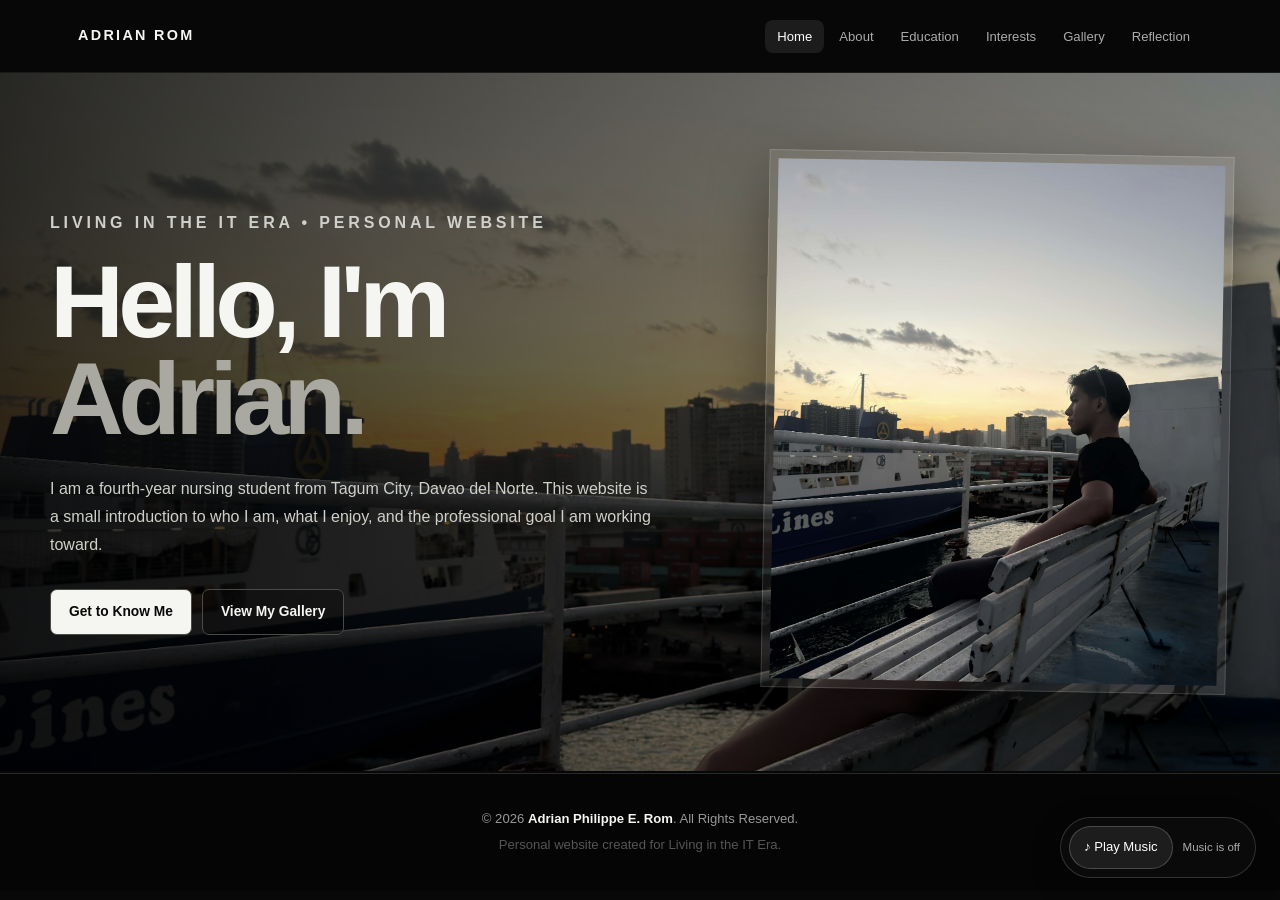
<file: index.html>
<!DOCTYPE html>
<html lang="en">
<head>
  <meta charset="UTF-8">
  <meta name="viewport" content="width=device-width, initial-scale=1.0">
  <meta name="description" content="Personal website of Adrian Philippe E. Rom, a fourth-year nursing student.">
  <title>Home | Adrian Philippe E. Rom</title>
  <link rel="stylesheet" href="style.css">
</head>
<body class="site-shell">
<header class="site-header">
  <nav class="navbar" aria-label="Main navigation">
    <a class="logo" href="index.html" data-page="home.html">ADRIAN ROM</a>
    <ul class="nav-links">
      <li><a href="index.html" data-page="home.html">Home</a></li>
      <li><a href="about.html" data-page="about.html">About</a></li>
      <li><a href="resume.html" data-page="resume.html">Education</a></li>
      <li><a href="services.html" data-page="services.html">Interests</a></li>
      <li><a href="gallery.html" data-page="gallery.html">Gallery</a></li>
      <li><a href="testi.html" data-page="testi.html">Reflection</a></li>
    </ul>
  </nav>
</header>

<div class="music-bar" aria-label="Background music controls">
  <audio id="backgroundMusic" loop preload="auto">
  <source src="music/End of August.mp3" type="audio/mpeg">
  </audio>
  <button id="musicButton" type="button" aria-label="Play background music" aria-pressed="false">♪ Play Music</button>
  <span id="musicStatus">Music is off</span>
</div>

<main class="page-frame">
  <iframe id="pageFrame" title="Website content" src="home.html"></iframe>
</main>

<footer class="footer">
  <p>&copy; <span data-year></span> <strong>Adrian Philippe E. Rom</strong>. All Rights Reserved.</p>
  <p>Personal website created for Living in the IT Era.</p>
</footer>
<script src="script.js"></script>
</body>
</html>
</file>
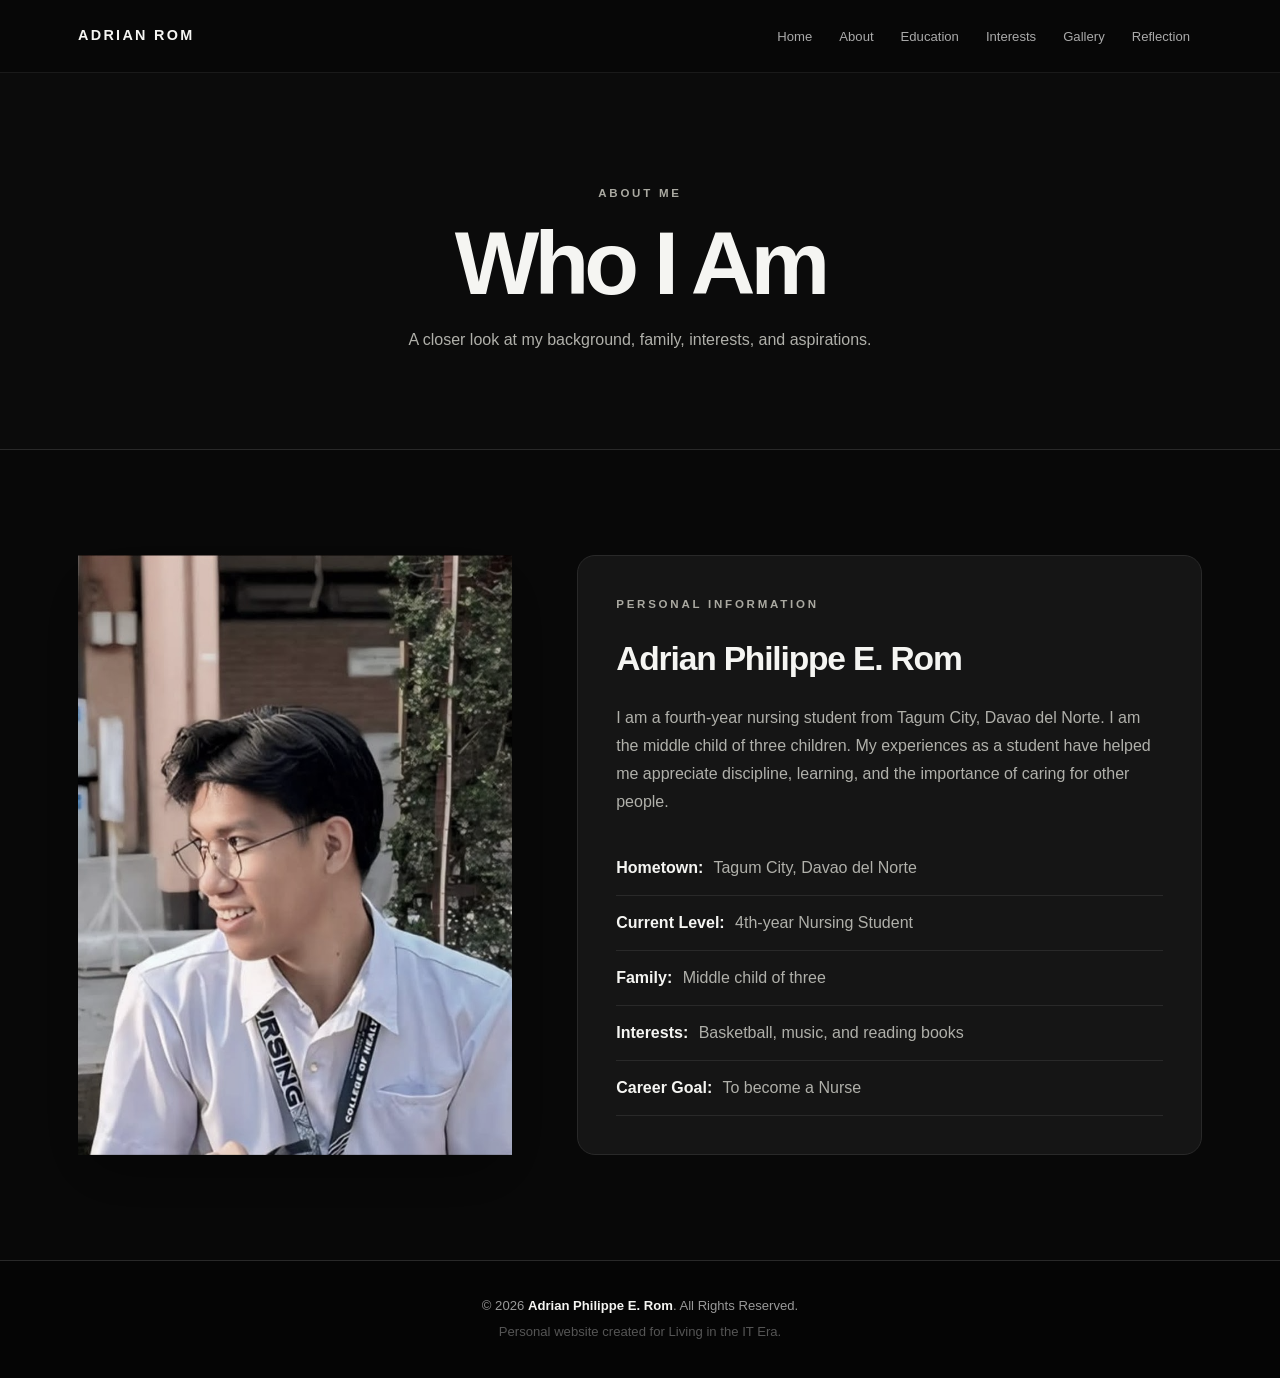
<file: about.html>
<!DOCTYPE html>
<html lang="en">
<head>
  <meta charset="UTF-8">
  <meta name="viewport" content="width=device-width, initial-scale=1.0">
  <meta name="description" content="Personal website of Adrian Philippe E. Rom, a fourth-year nursing student.">
  <title>About | Adrian Philippe E. Rom</title>
  <link rel="stylesheet" href="style.css">
</head>
<body>
<header class="site-header">
  <nav class="navbar" aria-label="Main navigation">
    <a class="logo" href="index.html">ADRIAN ROM</a>
    <ul class="nav-links">
      <li><a href="index.html">Home</a></li>
      <li><a href="about.html">About</a></li>
      <li><a href="resume.html">Education</a></li>
      <li><a href="services.html">Interests</a></li>
      <li><a href="gallery.html">Gallery</a></li>
      <li><a href="testi.html">Reflection</a></li>
    </ul>
  </nav>
</header>

<main>
<section class="page-hero">
  <p class="eyebrow">About Me</p>
  <h1>Who I Am</h1>
  <p>A closer look at my background, family, interests, and aspirations.</p>
</section>
<section class="section">
  <div class="about-grid">
    <img class="about-photo" src="PHOTOS/adrian-about.jpg" alt="Adrian smiling outdoors">
    <div class="info-card">
      <p class="eyebrow">Personal Information</p>
      <h2>Adrian Philippe E. Rom</h2>
      <p>I am a fourth-year nursing student from Tagum City, Davao del Norte. I am the middle child of three children. My experiences as a student have helped me appreciate discipline, learning, and the importance of caring for other people.</p>
      <ul class="info-list">
        <li><strong>Hometown:</strong> Tagum City, Davao del Norte</li>
        <li><strong>Current Level:</strong> 4th-year Nursing Student</li>
        <li><strong>Family:</strong> Middle child of three</li>
        <li><strong>Interests:</strong> Basketball, music, and reading books</li>
        <li><strong>Career Goal:</strong> To become a Nurse</li>
      </ul>
    </div>
  </div>
</section>
</main>

<footer class="footer">
  <p>&copy; <span data-year></span> <strong>Adrian Philippe E. Rom</strong>. All Rights Reserved.</p>
  <p>Personal website created for Living in the IT Era.</p>
</footer>
<script src="script.js"></script>
</body>
</html>
</file>
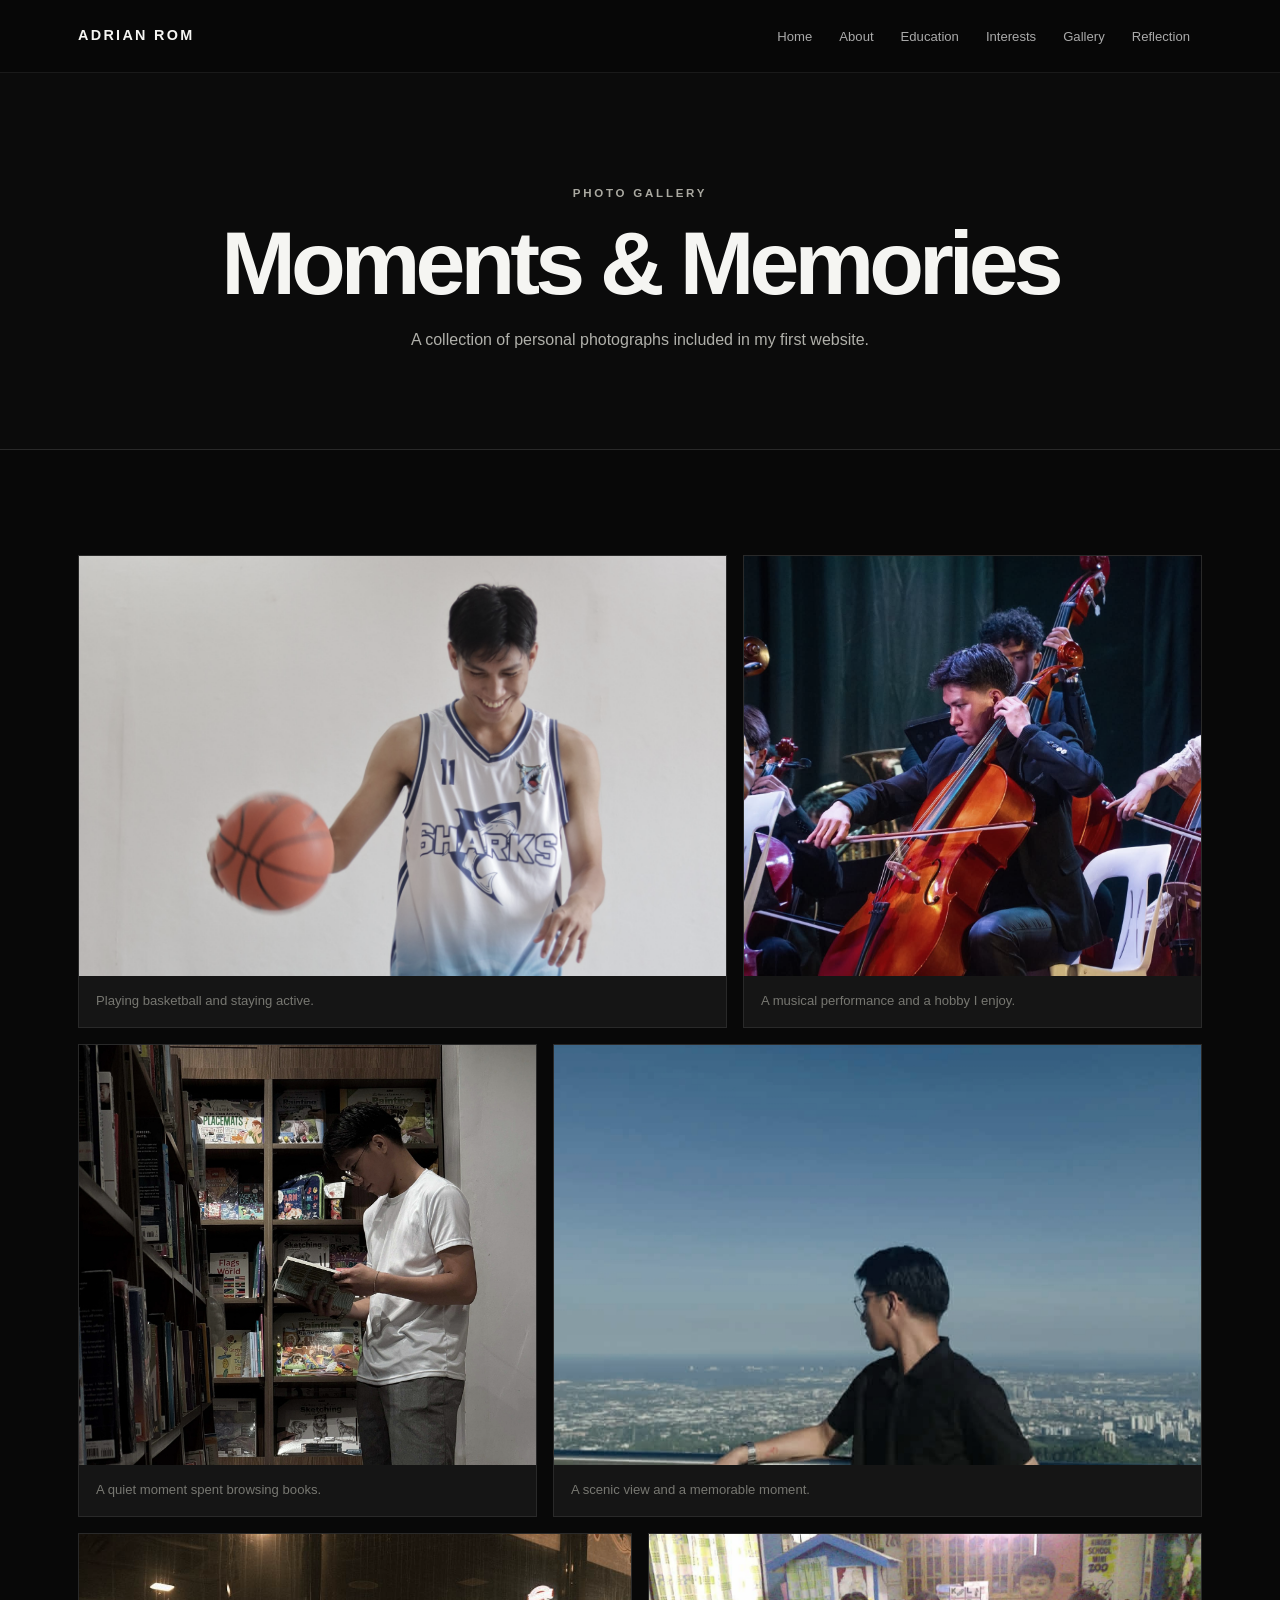
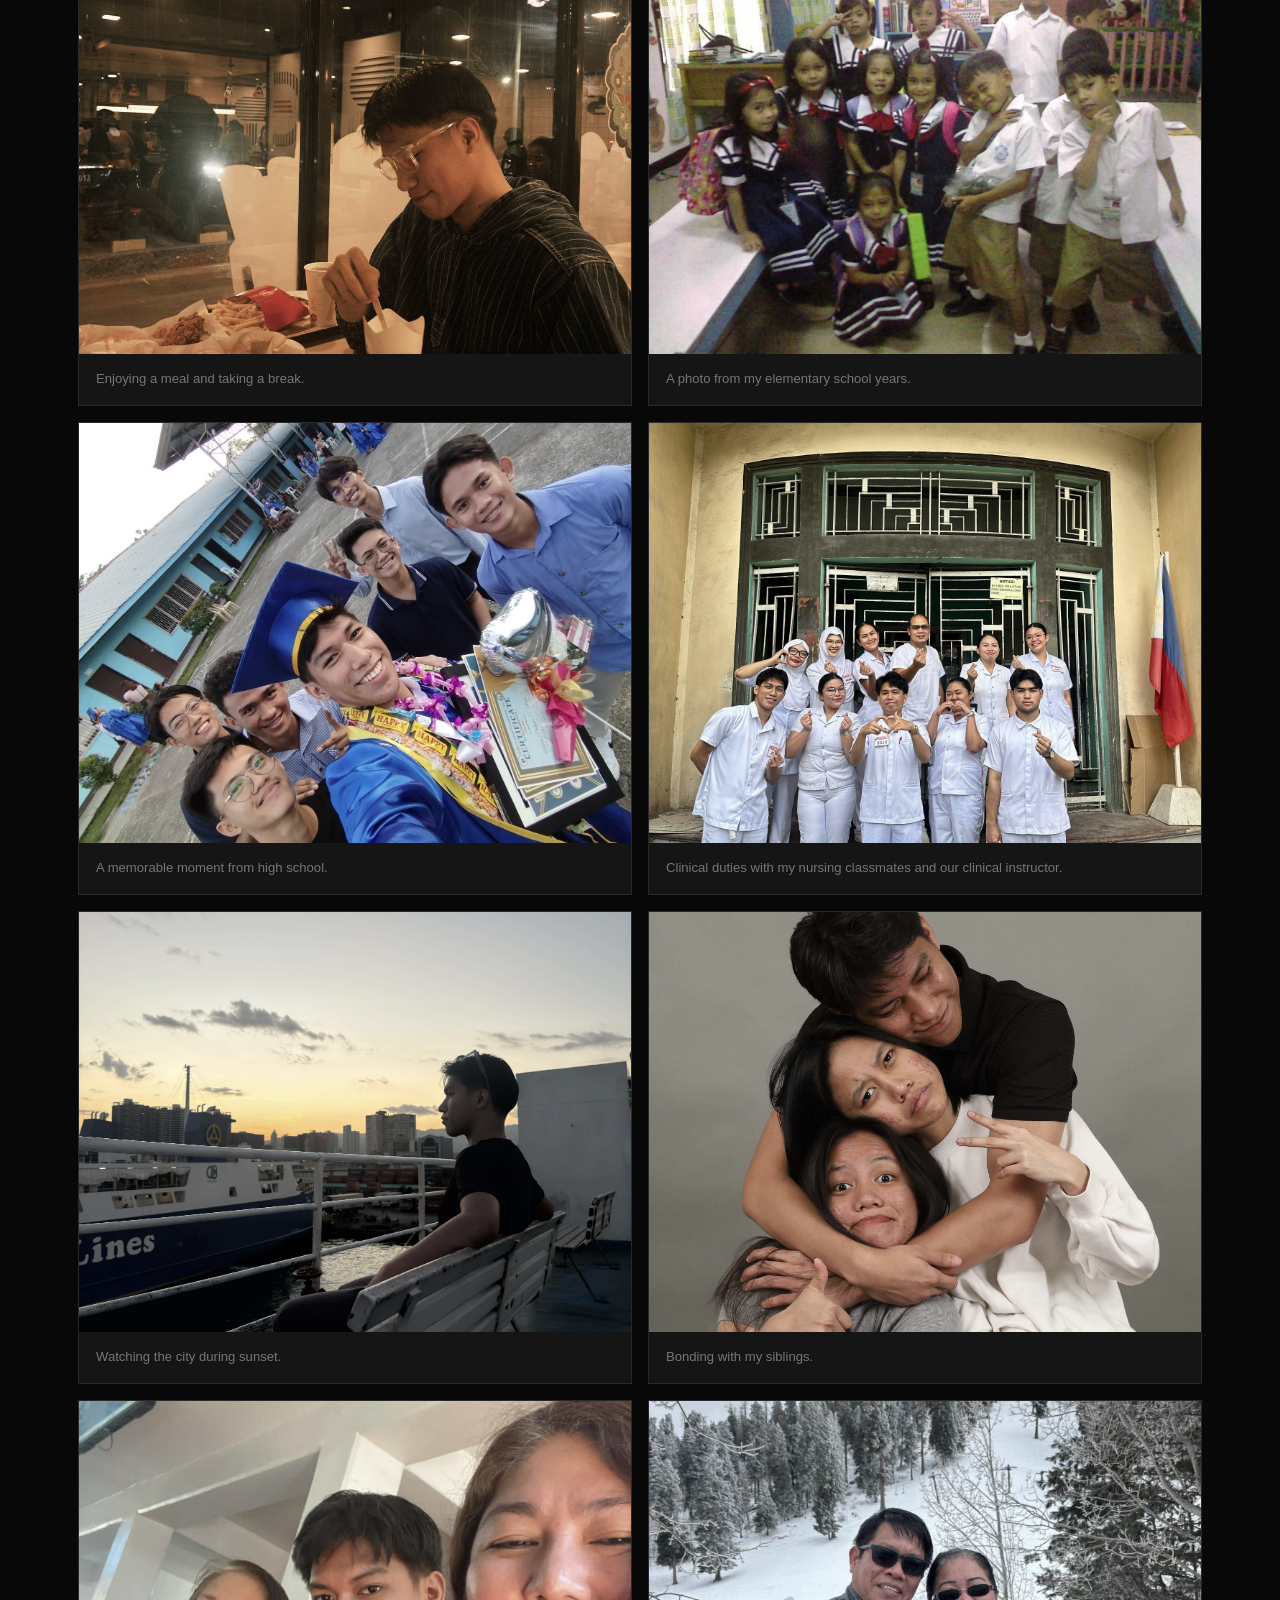
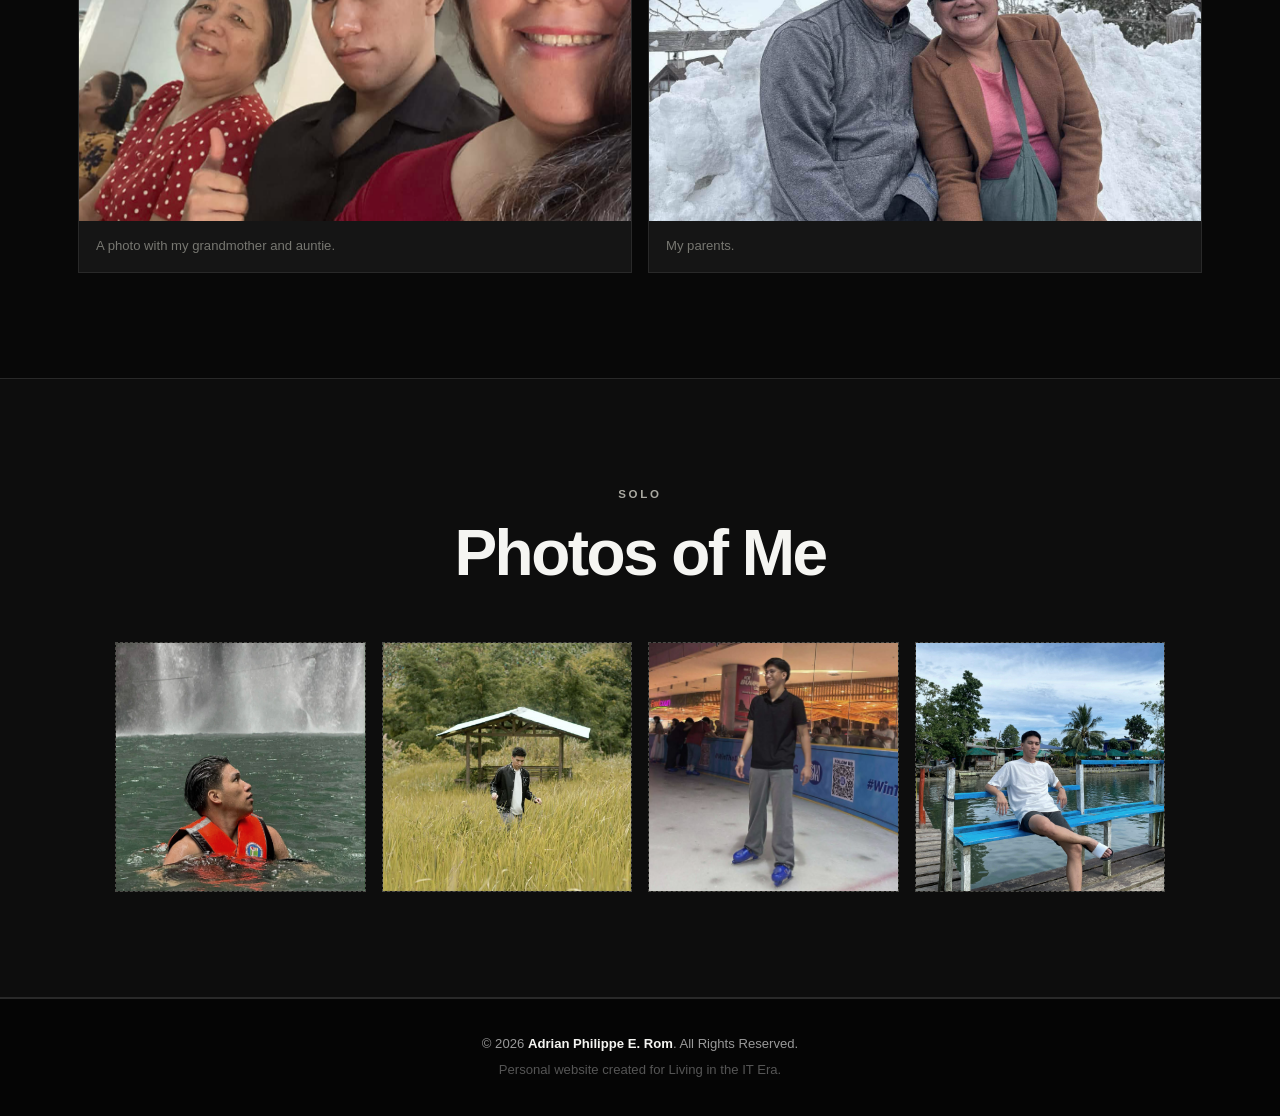
<file: gallery.html>
<!DOCTYPE html>
<html lang="en">
<head>
  <meta charset="UTF-8">
  <meta name="viewport" content="width=device-width, initial-scale=1.0">
  <meta name="description" content="Personal website of Adrian Philippe E. Rom, a fourth-year nursing student.">
  <title>Gallery | Adrian Philippe E. Rom</title>
  <link rel="stylesheet" href="style.css">
</head>
<body>
<header class="site-header">
  <nav class="navbar" aria-label="Main navigation">
    <a class="logo" href="index.html">ADRIAN ROM</a>
    <ul class="nav-links">
      <li><a href="index.html">Home</a></li>
      <li><a href="about.html">About</a></li>
      <li><a href="resume.html">Education</a></li>
      <li><a href="services.html">Interests</a></li>
      <li><a href="gallery.html">Gallery</a></li>
      <li><a href="testi.html">Reflection</a></li>
    </ul>
  </nav>
</header>

<main>
<section class="page-hero">
  <p class="eyebrow">Photo Gallery</p>
  <h1>Moments & Memories</h1>
  <p>A collection of personal photographs included in my first website.</p>
</section>
<section class="section">
  
<div class="gallery">
  <figure>
    <img src="PHOTOS/adrian-basketball.jpg" alt="Adrian playing basketball">
    <figcaption>Playing basketball and staying active.</figcaption>
  </figure>

  <figure>
    <img src="PHOTOS/adrian-music.jpg" alt="Adrian playing the cello with an orchestra">
    <figcaption>A musical performance and a hobby I enjoy.</figcaption>
  </figure>

  <figure>
    <img src="PHOTOS/adrian-reading.jpg" alt="Adrian reading in a bookstore">
    <figcaption>A quiet moment spent browsing books.</figcaption>
  </figure>

  <figure>
    <img src="PHOTOS/adrian-view.jpg" alt="Adrian at a scenic viewpoint">
    <figcaption>A scenic view and a memorable moment.</figcaption>
  </figure>

  <figure>
    <img src="PHOTOS/adrian-food.jpg" alt="Adrian having a meal">
    <figcaption>Enjoying a meal and taking a break.</figcaption>
  </figure>

  <figure>
    <img src="PHOTOS/adrian-elementary.jpg" alt="Adrian with classmates during elementary school">
    <figcaption>A photo from my elementary school years.</figcaption>
  </figure>

  <figure>
    <img src="PHOTOS/adrian-highschool.jpg" alt="Adrian celebrating graduation with friends in high school">
    <figcaption>A memorable moment from high school.</figcaption>
  </figure>

  <figure>
    <img src="PHOTOS/adrian-college.jpg" alt="Adrian with nursing classmates during college">
    <figcaption>Clinical duties with my nursing classmates and our clinical instructor.</figcaption>
  </figure>

  <figure>
    <img src="PHOTOS/adrian-sunset.jpg" alt="Adrian during sunset">
    <figcaption>Watching the city during sunset.</figcaption>
  </figure>

  <!-- Family Photos -->

  <figure>
    <img src="PHOTOS/adrian-siblings.jpg" alt="Adrian with his siblings">
    <figcaption>Bonding with my siblings.</figcaption>
  </figure>

  <figure>
    <img src="PHOTOS/adrian-grandma&auntie.jpg" alt="Adrian with his grandmother and auntie">
    <figcaption>A photo with my grandmother and auntie.</figcaption>
  </figure>

  <figure>
    <img src="PHOTOS/adrian-parents.jpg" alt="Adrian with his parents">
    <figcaption>My parents.</figcaption>
  </figure>
</div>

</section>

<section class="section alt">
  <div class="section-title">
    <p class="eyebrow">Solo</p>
    <h2>Photos of Me</h2>
  </div>
  <div class="solo-photo-grid" aria-label="Solo photo gallery">
    <div class="solo-photo-slot"><img src="PHOTOS/SOLO PHOTO 1.jpg" data-photo-fallback alt="Solo photo 1"><span>PHOTO 1</span></div>
    <div class="solo-photo-slot"><img src="PHOTOS/SOLO PHOTO 2.jpg" data-photo-fallback alt="Solo photo 2"><span>PHOTO 2</span></div>
    <div class="solo-photo-slot"><img src="PHOTOS/SOLO PHOTO 3.jpg" data-photo-fallback alt="Solo photo 3"><span>PHOTO 3</span></div>
    <div class="solo-photo-slot"><img src="PHOTOS/SOLO PHOTO 4.jpg" data-photo-fallback alt="Solo photo 4"><span>PHOTO 4</span></div>
  </div>
</section>
</main>

<footer class="footer">
  <p>&copy; <span data-year></span> <strong>Adrian Philippe E. Rom</strong>. All Rights Reserved.</p>
  <p>Personal website created for Living in the IT Era.</p>
</footer>
<script src="script.js"></script>
</body>
</html>
</file>
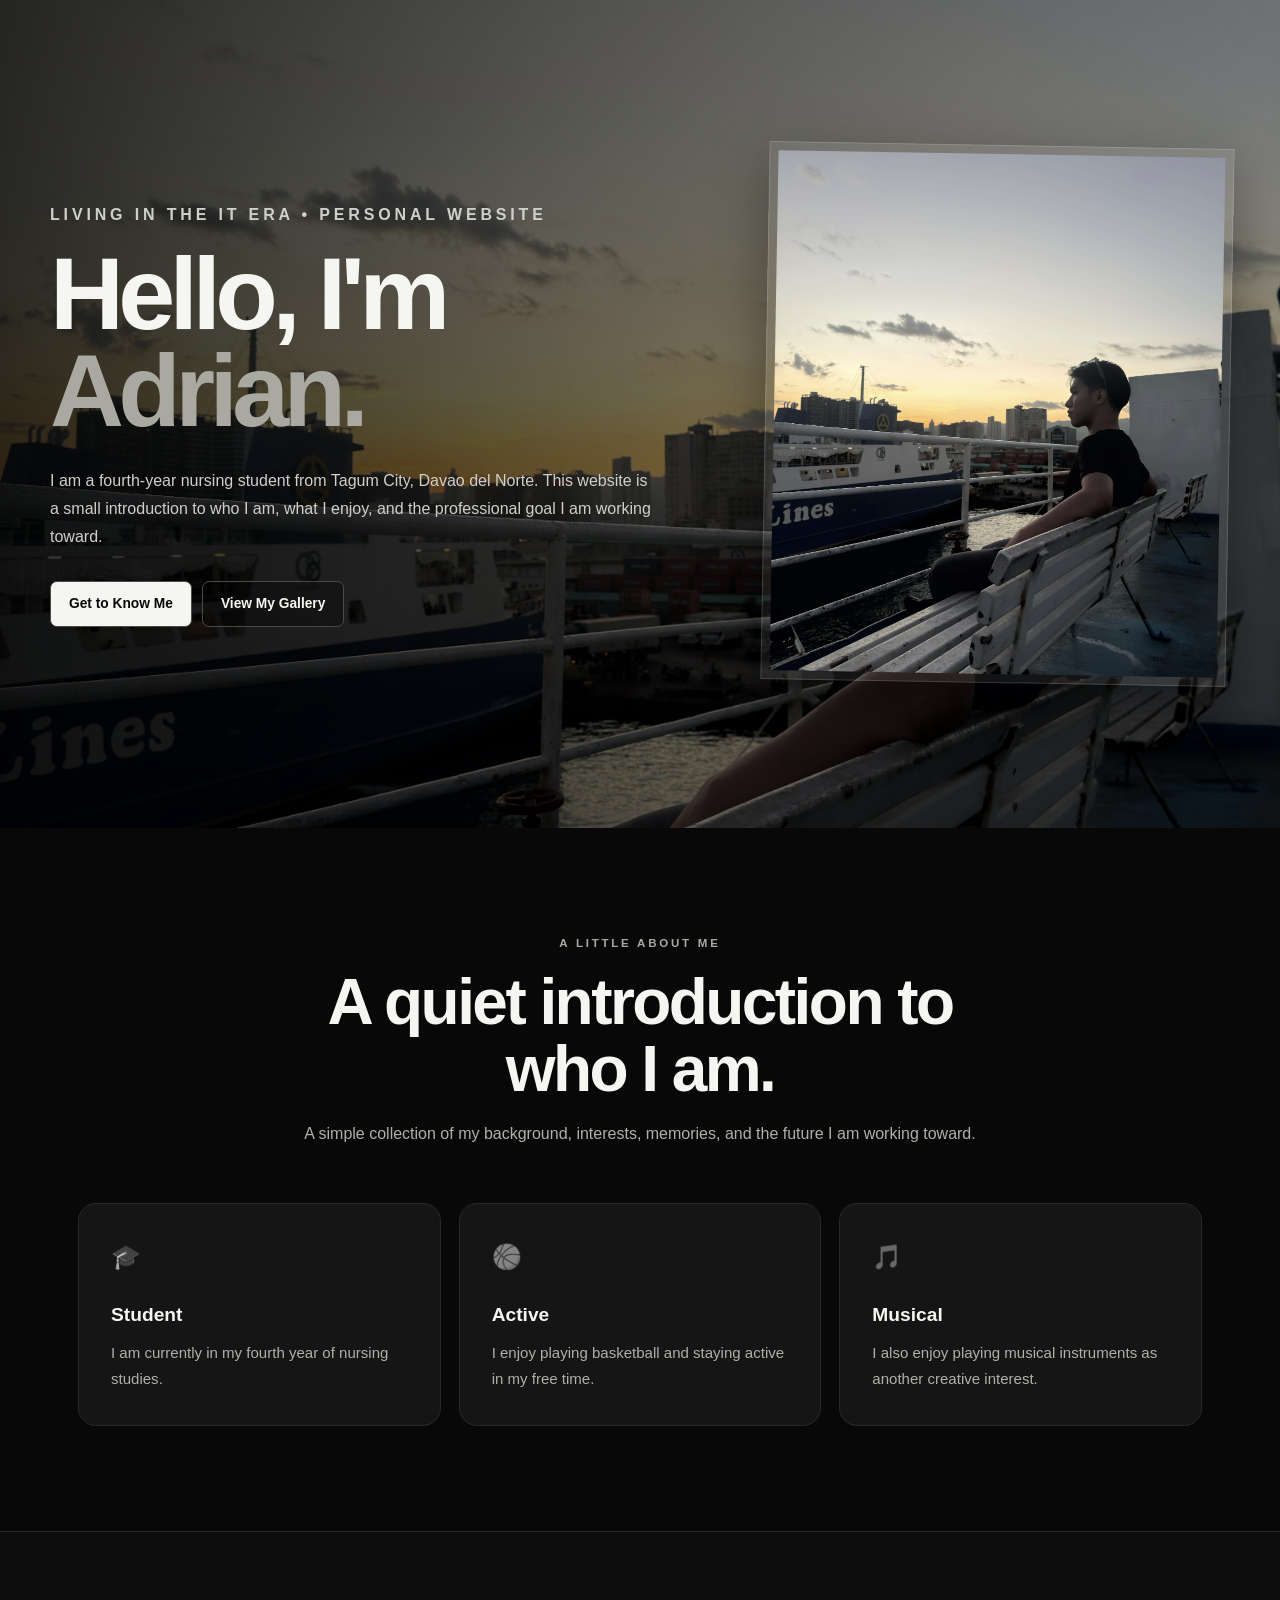
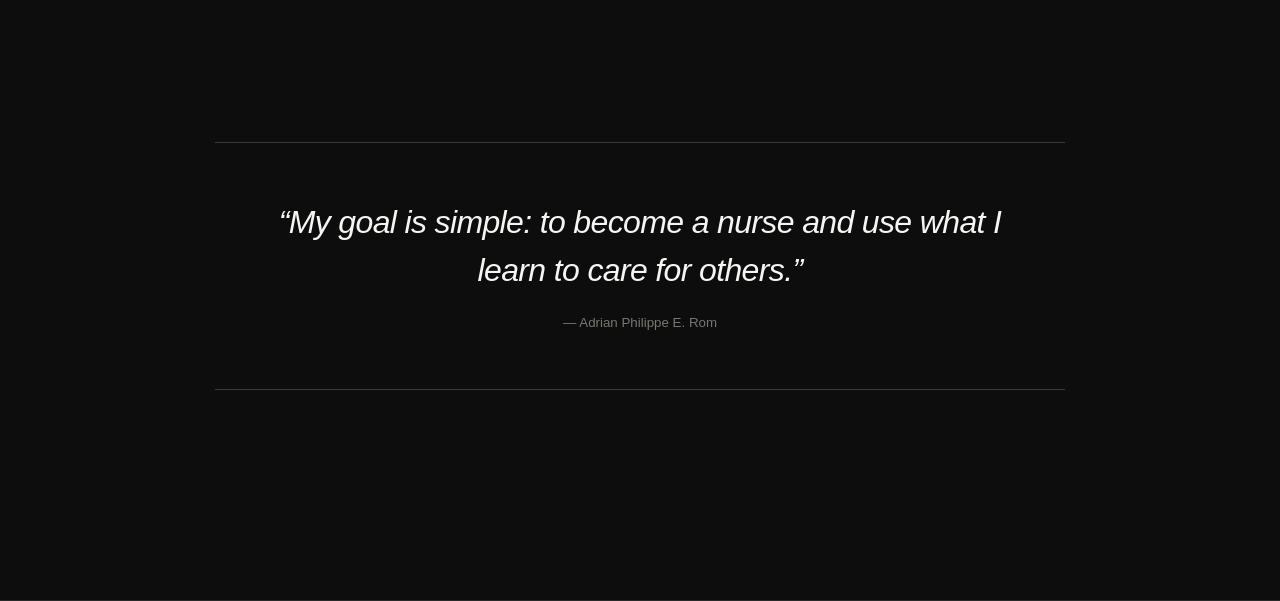
<file: home.html>
<!DOCTYPE html>
<html lang="en">
<head>
  <meta charset="UTF-8">
  <meta name="viewport" content="width=device-width, initial-scale=1.0">
  <meta name="description" content="Personal website of Adrian Philippe E. Rom, a fourth-year nursing student.">
  <title>Home | Adrian Philippe E. Rom</title>
  <link rel="stylesheet" href="style.css">
</head>
<body>
<main>
<section class="hero">
  <div class="hero-inner">
    <div>
      <p class="eyebrow">Living in the IT Era • Personal Website</p>
      <h1>Hello, I'm <span>Adrian.</span></h1>
      <p>I am a fourth-year nursing student from Tagum City, Davao del Norte. This website is a small introduction to who I am, what I enjoy, and the professional goal I am working toward.</p>
      <div class="buttons">
        <a class="btn btn-primary" href="about.html" data-page="about.html">Get to Know Me</a>
        <a class="btn btn-light" href="gallery.html" data-page="gallery.html">View My Gallery</a>
      </div>
    </div>
    <div class="hero-card">
      <img src="PHOTOS/adrian-sunset.jpg" alt="Adrian during sunset">
    </div>
  </div>
</section>

<section class="section">
  <div class="section-title">
    <p class="eyebrow">A little about me</p>
    <h2>A quiet introduction to who I am.</h2>
    <p>A simple collection of my background, interests, memories, and the future I am working toward.</p>
  </div>
  <div class="cards">
    <article class="card"><div class="card-icon">🎓</div><h3>Student</h3><p>I am currently in my fourth year of nursing studies.</p></article>
    <article class="card"><div class="card-icon">🏀</div><h3>Active</h3><p>I enjoy playing basketball and staying active in my free time.</p></article>
    <article class="card"><div class="card-icon">🎵</div><h3>Musical</h3><p>I also enjoy playing musical instruments as another creative interest.</p></article>
  </div>
</section>

<section class="section alt">
  <div class="section">
    <div class="quote">
      <p>“My goal is simple: to become a nurse and use what I learn to care for others.”</p>
      <small>— Adrian Philippe E. Rom</small>
    </div>
  </div>
</section>
</main>
<script src="script.js"></script>
</body>
</html>
</file>
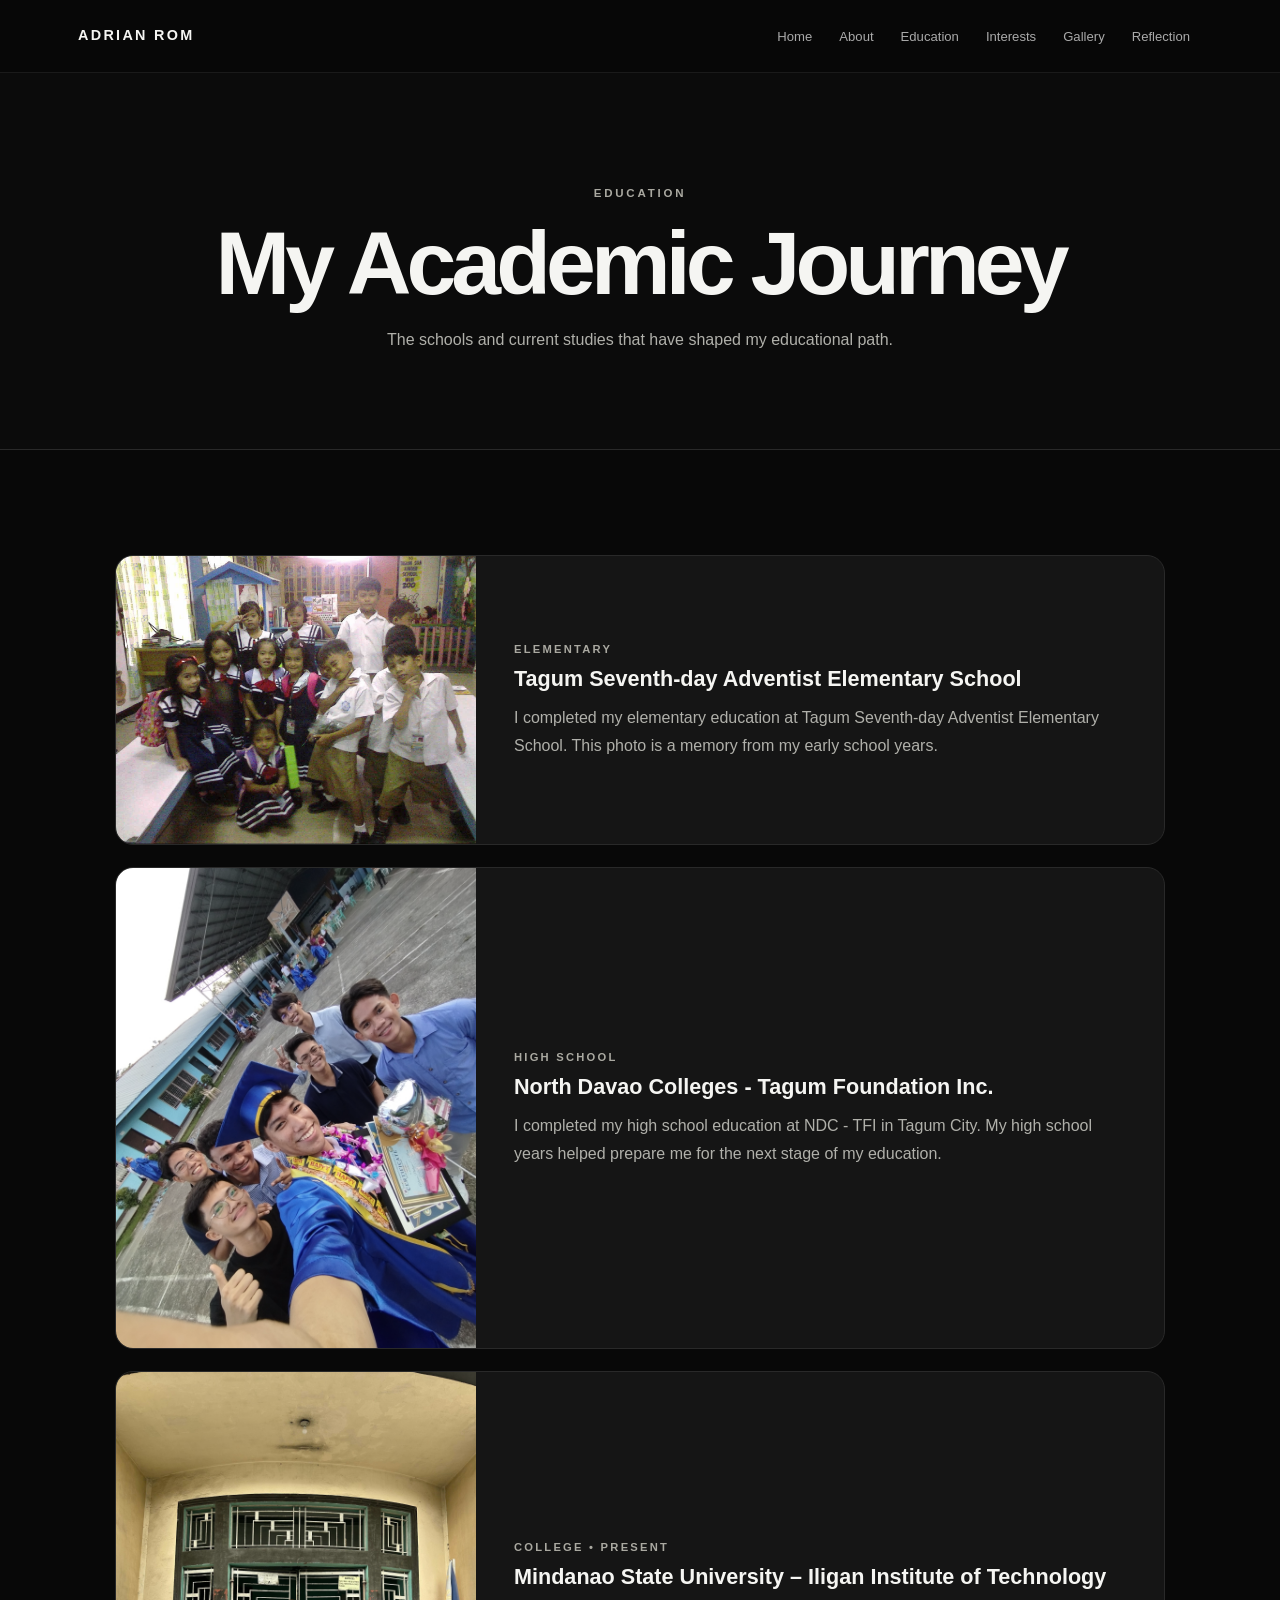
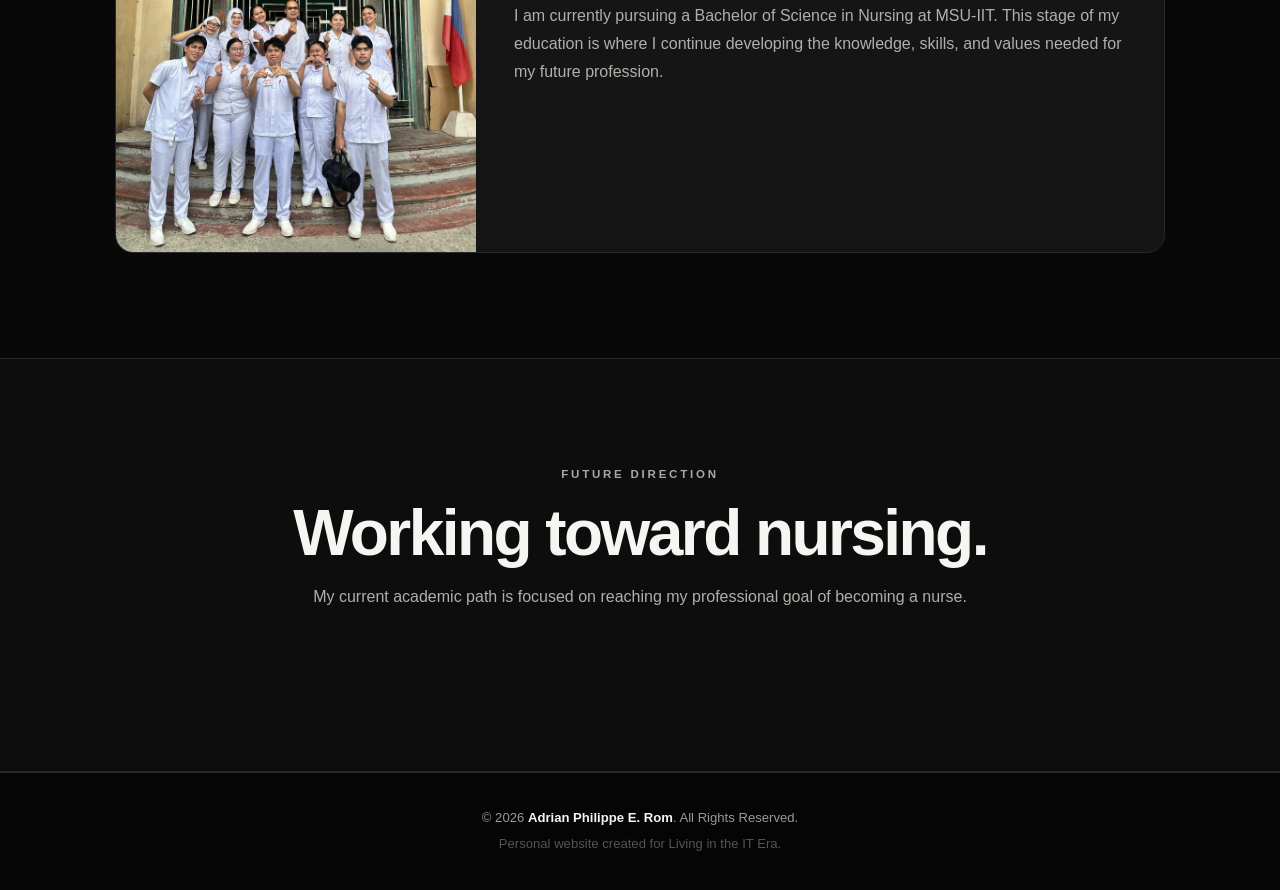
<file: resume.html>
<!DOCTYPE html>
<html lang="en">
<head>
  <meta charset="UTF-8">
  <meta name="viewport" content="width=device-width, initial-scale=1.0">
  <meta name="description" content="Personal website of Adrian Philippe E. Rom, a fourth-year nursing student.">
  <title>Education | Adrian Philippe E. Rom</title>
  <link rel="stylesheet" href="style.css">
</head>
<body>
<header class="site-header">
  <nav class="navbar" aria-label="Main navigation">
    <a class="logo" href="index.html">ADRIAN ROM</a>
    <ul class="nav-links">
      <li><a href="index.html">Home</a></li>
      <li><a href="about.html">About</a></li>
      <li><a href="resume.html">Education</a></li>
      <li><a href="services.html">Interests</a></li>
      <li><a href="gallery.html">Gallery</a></li>
      <li><a href="testi.html">Reflection</a></li>
    </ul>
  </nav>
</header>

<main>
<section class="page-hero">
  <p class="eyebrow">Education</p>
  <h1>My Academic Journey</h1>
  <p>The schools and current studies that have shaped my educational path.</p>
</section>
<section class="section">
  <div class="education-grid">
    <article class="education-card">
      <div class="education-photo"><img src="PHOTOS/adrian-elementary.jpg" alt="Adrian with classmates during elementary school"></div>
      <div class="education-content">
        <div class="date">Elementary</div>
        <h3>Tagum Seventh-day Adventist Elementary School</h3>
        <p>I completed my elementary education at Tagum Seventh-day Adventist Elementary School. This photo is a memory from my early school years.</p>
      </div>
    </article>

    <article class="education-card">
      <div class="education-photo"><img src="PHOTOS/adrian-highschool.jpg" alt="Adrian celebrating graduation with friends in high school"></div>
      <div class="education-content">
        <div class="date">High School</div>
        <h3>North Davao Colleges - Tagum Foundation Inc.</h3>
        <p>I completed my high school education at NDC - TFI in Tagum City. My high school years helped prepare me for the next stage of my education.</p>
      </div>
    </article>

    <article class="education-card">
      <div class="education-photo"><img src="PHOTOS/adrian-college.jpg" alt="Adrian with nursing classmates during college"></div>
      <div class="education-content">
        <div class="date">College • Present</div>
        <h3>Mindanao State University – Iligan Institute of Technology</h3>
        <p>I am currently pursuing a Bachelor of Science in Nursing at MSU-IIT. This stage of my education is where I continue developing the knowledge, skills, and values needed for my future profession.</p>
      </div>
    </article>
  </div>
</section>
<section class="section alt">
  <div class="section-title">
    <p class="eyebrow">Future Direction</p>
    <h2>Working toward nursing.</h2>
    <p>My current academic path is focused on reaching my professional goal of becoming a nurse.</p>
  </div>
</section>
</main>

<footer class="footer">
  <p>&copy; <span data-year></span> <strong>Adrian Philippe E. Rom</strong>. All Rights Reserved.</p>
  <p>Personal website created for Living in the IT Era.</p>
</footer>
<script src="script.js"></script>
</body>
</html>
</file>
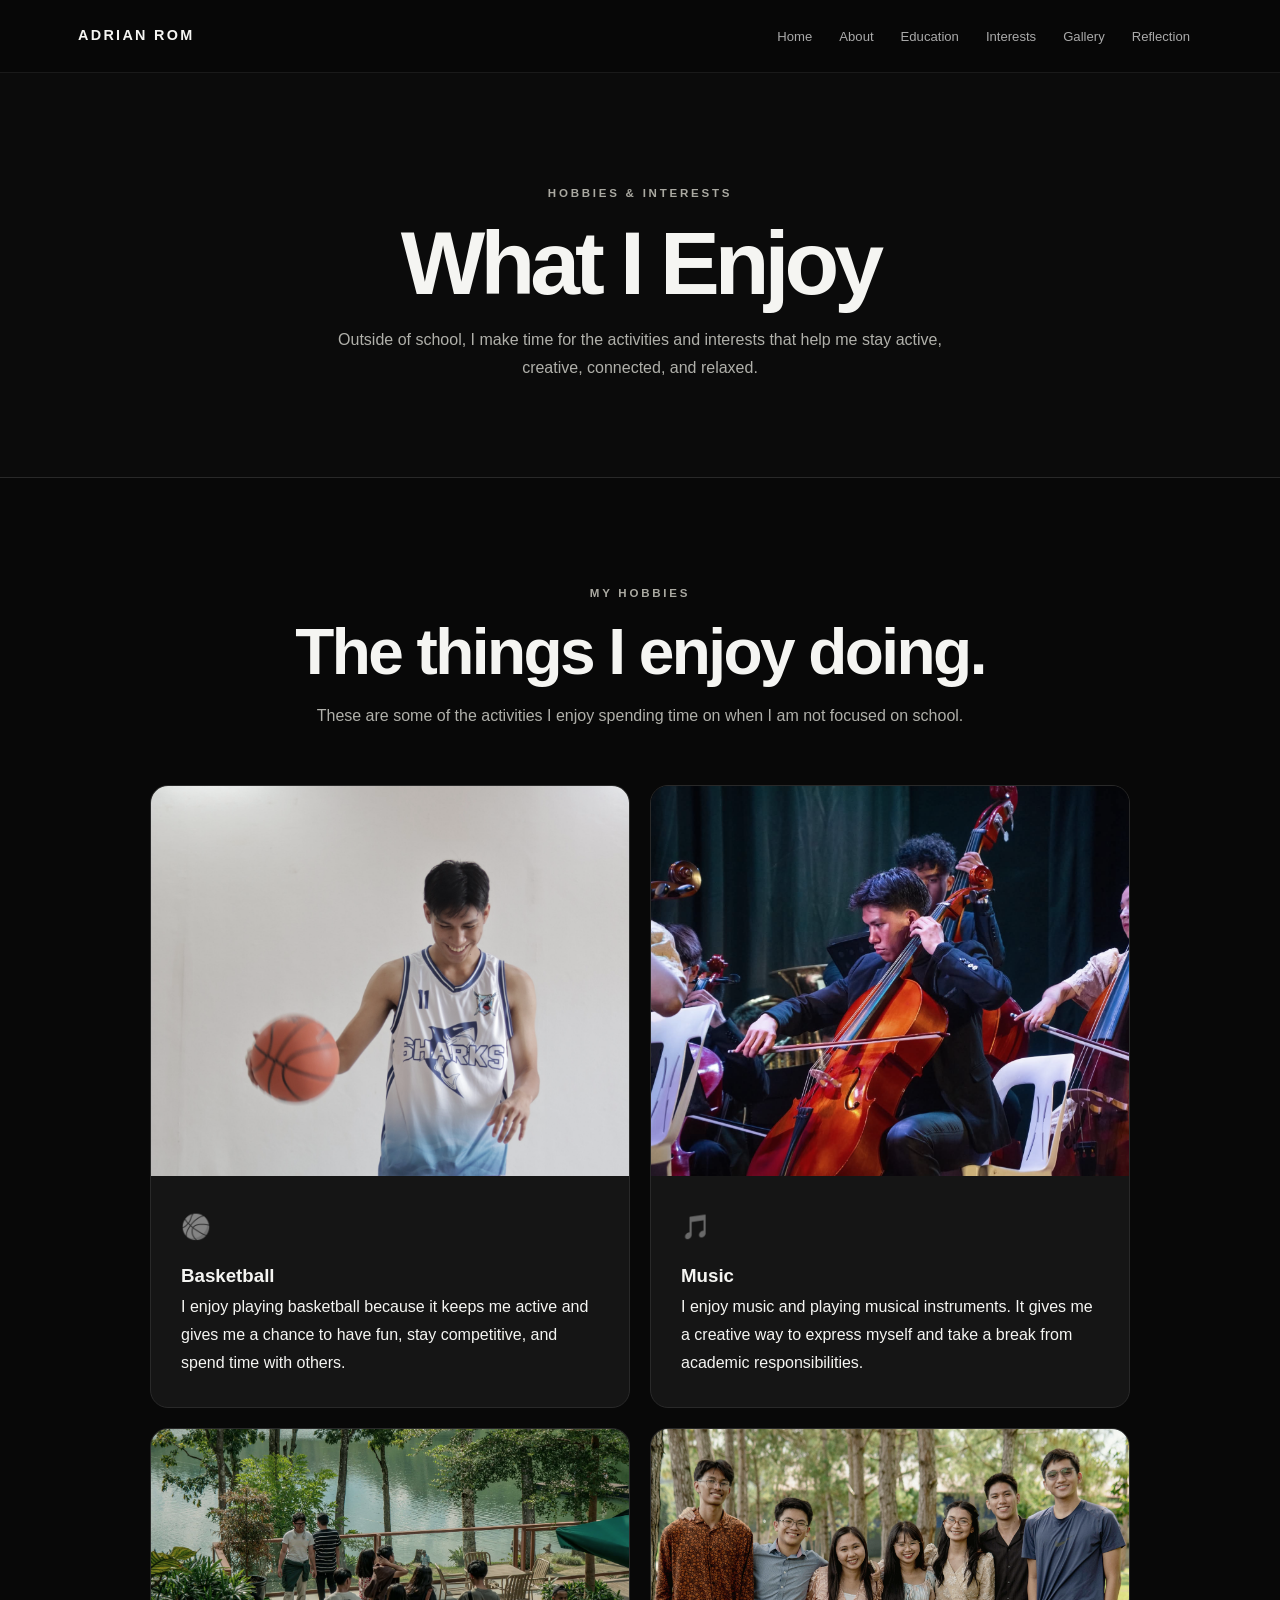
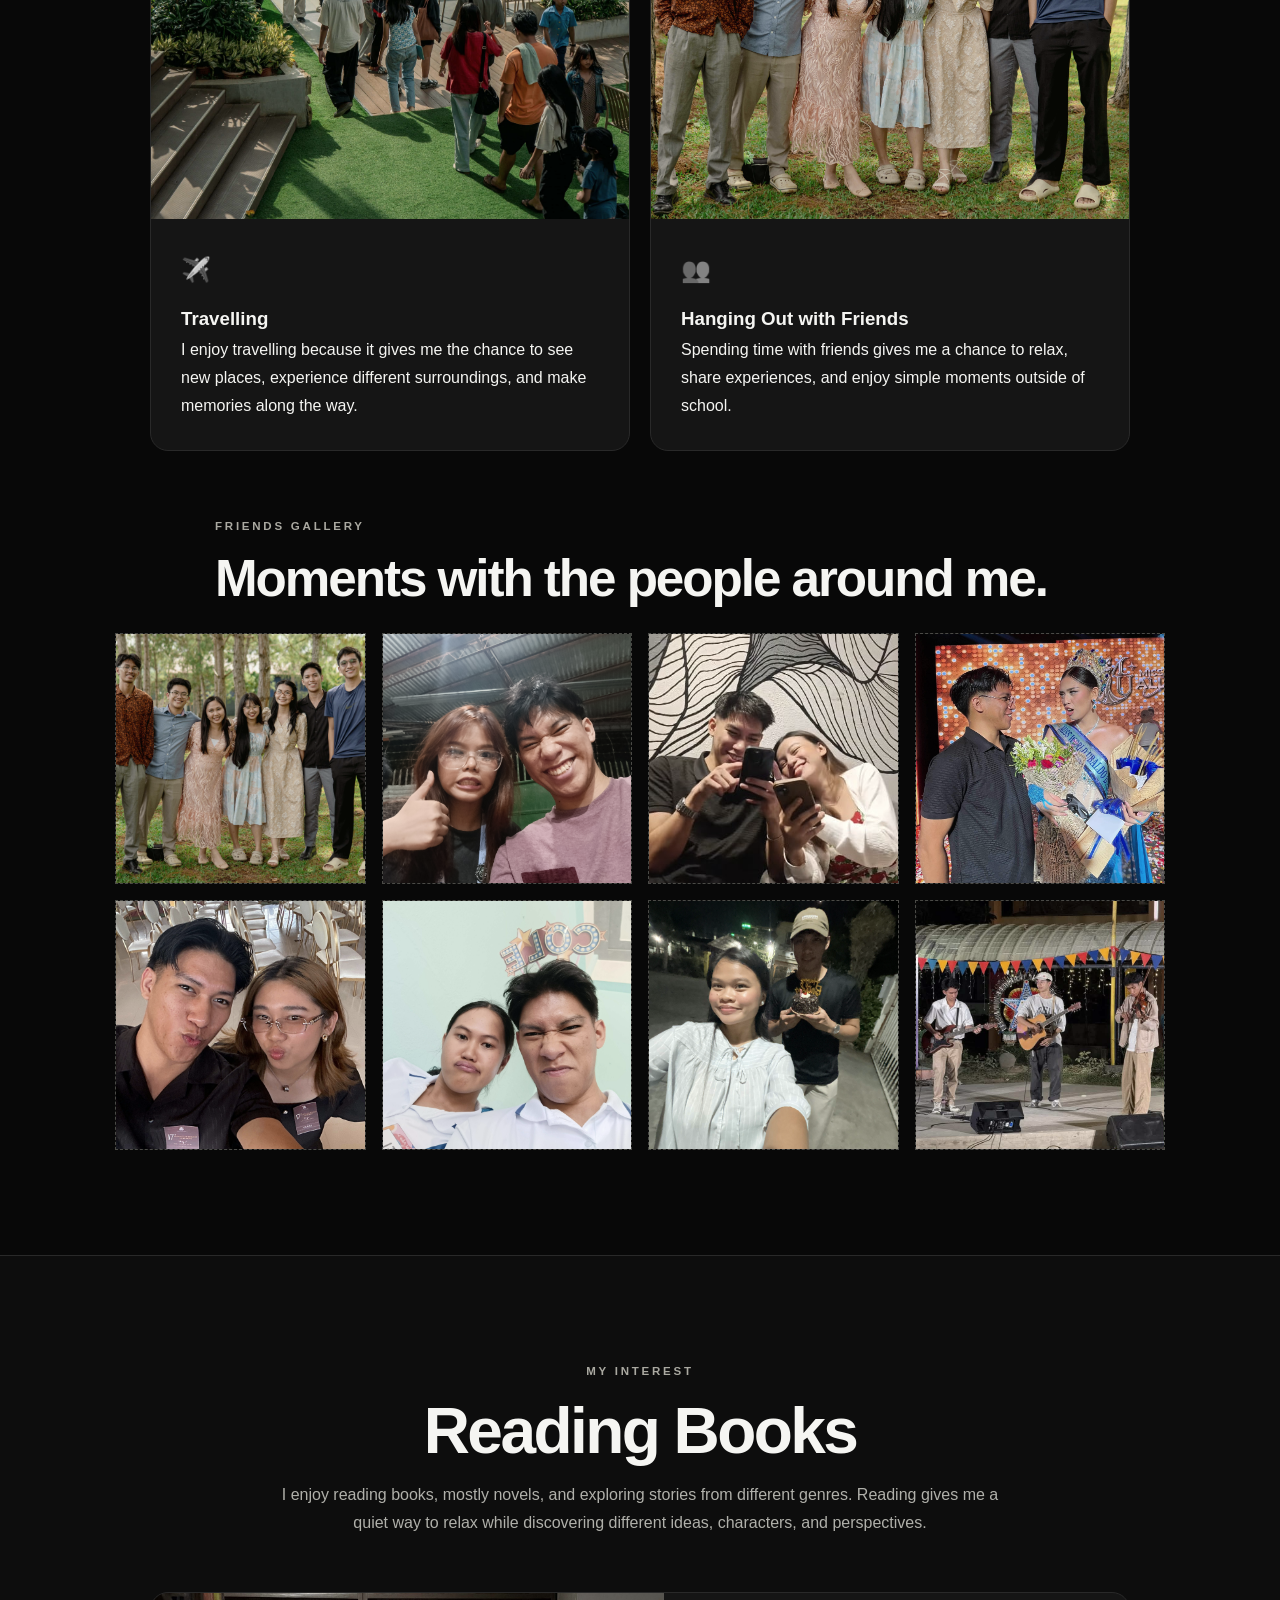
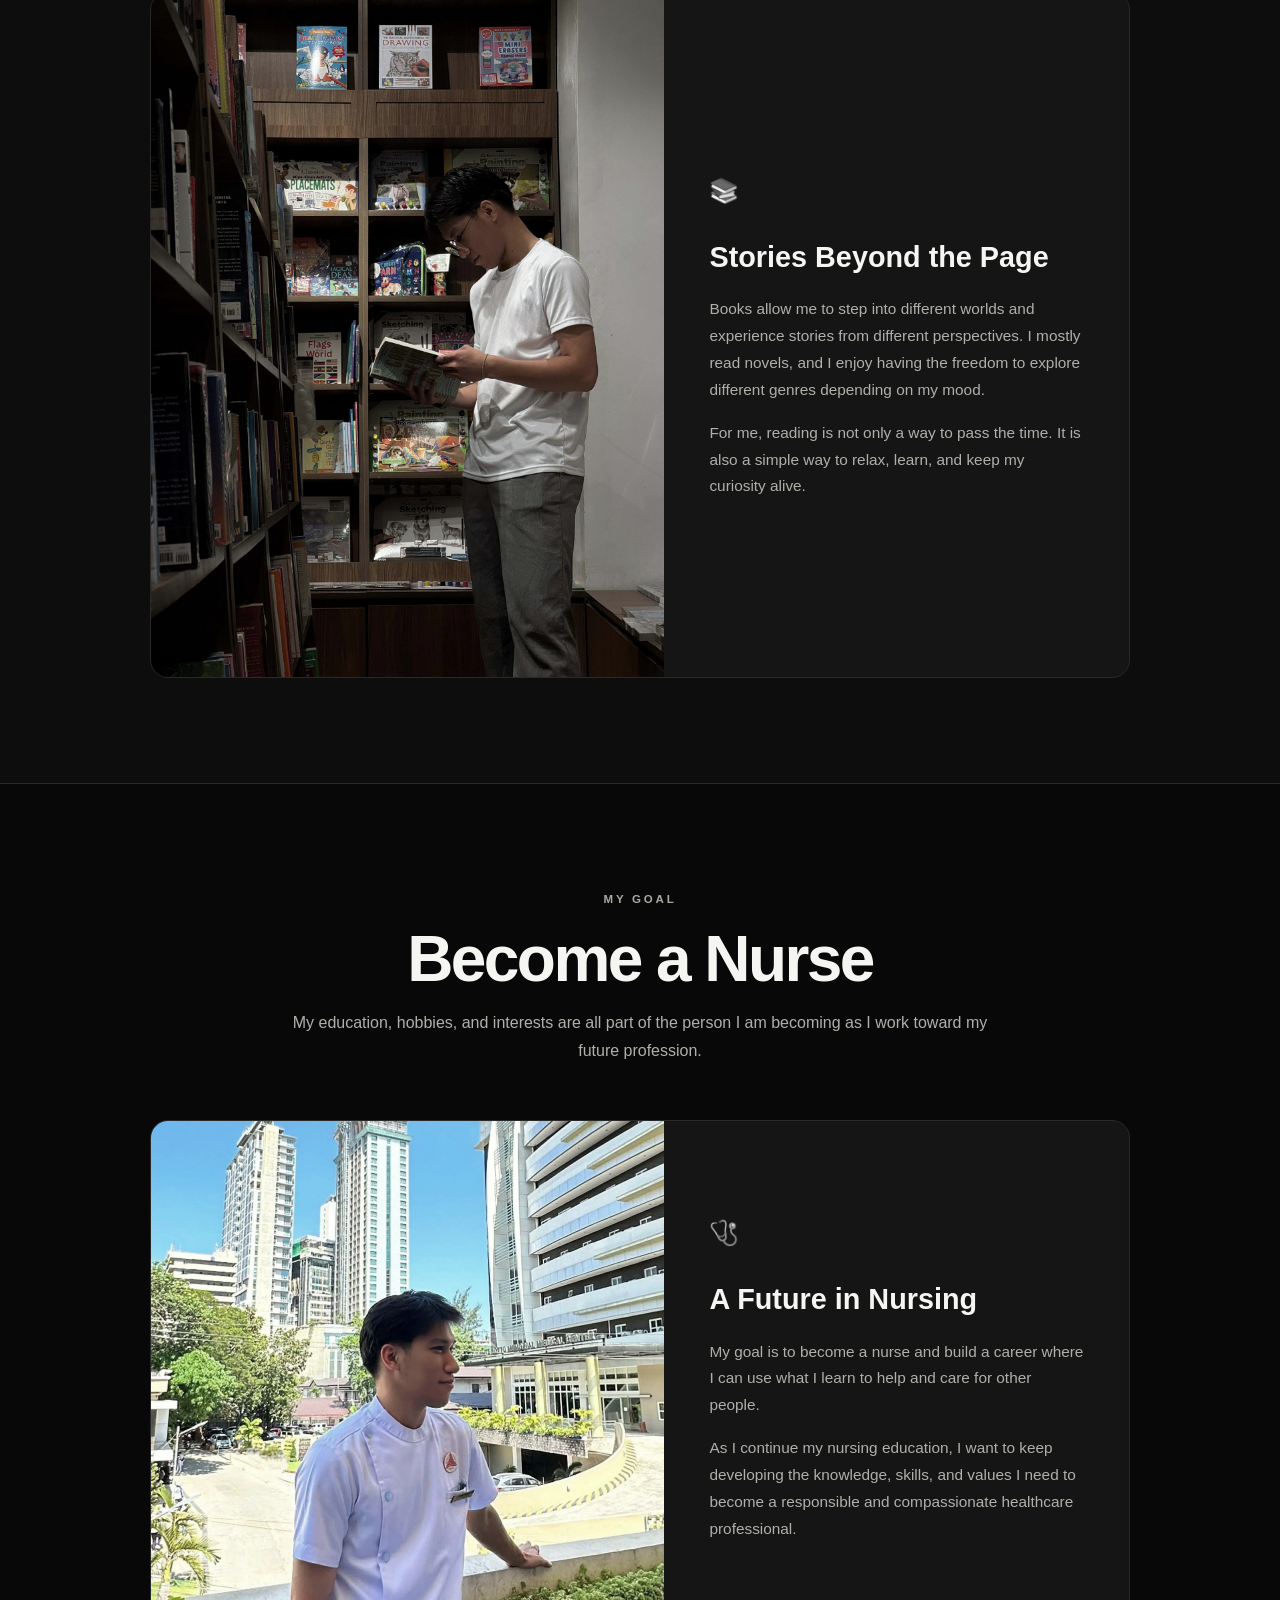
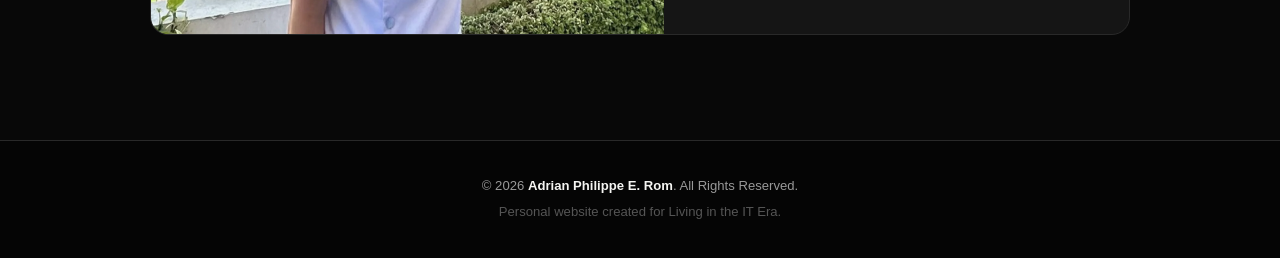
<file: services.html>
<!DOCTYPE html>
<html lang="en">
<head>
  <meta charset="UTF-8">
  <meta name="viewport" content="width=device-width, initial-scale=1.0">
  <meta name="description" content="Personal website of Adrian Philippe E. Rom, a fourth-year nursing student.">
  <title>Interests | Adrian Philippe E. Rom</title>
  <link rel="stylesheet" href="style.css">
</head>
<body>
<header class="site-header">
  <nav class="navbar" aria-label="Main navigation">
    <a class="logo" href="index.html">ADRIAN ROM</a>
    <ul class="nav-links">
      <li><a href="index.html">Home</a></li>
      <li><a href="about.html">About</a></li>
      <li><a href="resume.html">Education</a></li>
      <li><a href="services.html">Interests</a></li>
      <li><a href="gallery.html">Gallery</a></li>
      <li><a href="testi.html">Reflection</a></li>
    </ul>
  </nav>
</header>

<main>
<section class="page-hero">
  <p class="eyebrow">Hobbies & Interests</p>
  <h1>What I Enjoy</h1>
  <p>Outside of school, I make time for the activities and interests that help me stay active, creative, connected, and relaxed.</p>
</section>

<section class="section">
  <div class="section-title">
    <p class="eyebrow">My Hobbies</p>
    <h2>The things I enjoy doing.</h2>
    <p>These are some of the activities I enjoy spending time on when I am not focused on school.</p>
  </div>

  <div class="hobby-grid">
    <article class="photo-card">
      <div class="photo-card-image"><img src="PHOTOS/adrian-basketball.jpg" alt="Adrian playing basketball"></div>
      <div class="photo-card-content">
        <div class="card-icon">🏀</div>
        <h3>Basketball</h3>
        <p>I enjoy playing basketball because it keeps me active and gives me a chance to have fun, stay competitive, and spend time with others.</p>
      </div>
    </article>

    <article class="photo-card">
      <div class="photo-card-image"><img src="PHOTOS/adrian-music.jpg" alt="Adrian playing the cello with an orchestra"></div>
      <div class="photo-card-content">
        <div class="card-icon">🎵</div>
        <h3>Music</h3>
        <p>I enjoy music and playing musical instruments. It gives me a creative way to express myself and take a break from academic responsibilities.</p>
      </div>
    </article>

    <article class="photo-card">
      <div class="photo-card-image interest-placeholder-image"><img src="PHOTOS/TRAVELLING.jpg" data-photo-fallback alt="Travelling photo"><span>TRAVELLING PHOTO</span></div>
      <div class="photo-card-content">
        <div class="card-icon">✈️</div>
        <h3>Travelling</h3>
        <p>I enjoy travelling because it gives me the chance to see new places, experience different surroundings, and make memories along the way.</p>
      </div>
    </article>

    <article class="photo-card">
      <div class="photo-card-image interest-placeholder-image"><img src="PHOTOS/FRIEND PHOTO 1.jpg" data-photo-fallback alt="Hanging out with friends photo 1"><span>FRIENDS PHOTO 1</span></div>
      <div class="photo-card-content">
        <div class="card-icon">👥</div>
        <h3>Hanging Out with Friends</h3>
        <p>Spending time with friends gives me a chance to relax, share experiences, and enjoy simple moments outside of school.</p>
      </div>
    </article>
  </div>


  <div class="friends-photo-heading">
    <p class="eyebrow">Friends Gallery</p>
    <h2>Moments with the people around me.</h2>
  </div>

  <div class="friends-photo-grid" aria-label="Hanging out with friends photo gallery">
    <div class="friends-photo-slot"><img src="PHOTOS/FRIEND PHOTO 1.jpg" data-photo-fallback alt="Hanging out with friends photo 1"><span>PHOTO 1</span></div>
    <div class="friends-photo-slot"><img src="PHOTOS/FRIEND PHOTO 2.jpg" data-photo-fallback alt="Hanging out with friends photo 2"><span>PHOTO 2</span></div>
    <div class="friends-photo-slot"><img src="PHOTOS/FRIEND PHOTO 3.jpg" data-photo-fallback alt="Hanging out with friends photo 3"><span>PHOTO 3</span></div>
    <div class="friends-photo-slot"><img src="PHOTOS/FRIEND PHOTO 4.jpg" data-photo-fallback alt="Hanging out with friends photo 4"><span>PHOTO 4</span></div>
    <div class="friends-photo-slot"><img src="PHOTOS/FRIEND PHOTO 5.jpg" data-photo-fallback alt="Hanging out with friends photo 5"><span>PHOTO 5</span></div>
    <div class="friends-photo-slot"><img src="PHOTOS/FRIEND PHOTO 6.jpg" data-photo-fallback alt="Hanging out with friends photo 6"><span>PHOTO 6</span></div>
    <div class="friends-photo-slot"><img src="PHOTOS/FRIEND PHOTO 7.jpg" data-photo-fallback alt="Hanging out with friends photo 7"><span>PHOTO 7</span></div>
    <div class="friends-photo-slot"><img src="PHOTOS/FRIEND PHOTO 8.jpg" data-photo-fallback alt="Hanging out with friends photo 8"><span>PHOTO 8</span></div>
  </div>
</section>

<section class="section alt">
  <div class="section-title">
    <p class="eyebrow">My Interest</p>
    <h2>Reading Books</h2>
    <p>I enjoy reading books, mostly novels, and exploring stories from different genres. Reading gives me a quiet way to relax while discovering different ideas, characters, and perspectives.</p>
  </div>

  <div class="interest-feature">
    <div class="interest-photo">
      <img src="PHOTOS/adrian-reading.jpg" alt="Adrian reading a book in a bookstore">
    </div>
    <div class="interest-content">
      <div class="card-icon">📚</div>
      <h3>Stories Beyond the Page</h3>
      <p>Books allow me to step into different worlds and experience stories from different perspectives. I mostly read novels, and I enjoy having the freedom to explore different genres depending on my mood.</p>
      <p>For me, reading is not only a way to pass the time. It is also a simple way to relax, learn, and keep my curiosity alive.</p>
    </div>
  </div>
</section>

<section class="section">
  <div class="section-title">
    <p class="eyebrow">My Goal</p>
    <h2>Become a Nurse</h2>
    <p>My education, hobbies, and interests are all part of the person I am becoming as I work toward my future profession.</p>
  </div>

  <div class="interest-feature goal-feature">
    <div class="interest-photo">
      <img src="PHOTOS/adrian-campus.jpg" alt="Adrian on a campus grounds">
    </div>
    <div class="interest-content">
      <div class="card-icon">🩺</div>
      <h3>A Future in Nursing</h3>
      <p>My goal is to become a nurse and build a career where I can use what I learn to help and care for other people.</p>
      <p>As I continue my nursing education, I want to keep developing the knowledge, skills, and values I need to become a responsible and compassionate healthcare professional.</p>
    </div>
  </div>
</section>
</main>

<footer class="footer">
  <p>&copy; <span data-year></span> <strong>Adrian Philippe E. Rom</strong>. All Rights Reserved.</p>
  <p>Personal website created for Living in the IT Era.</p>
</footer>
<script src="script.js"></script>
</body>
</html>
</file>
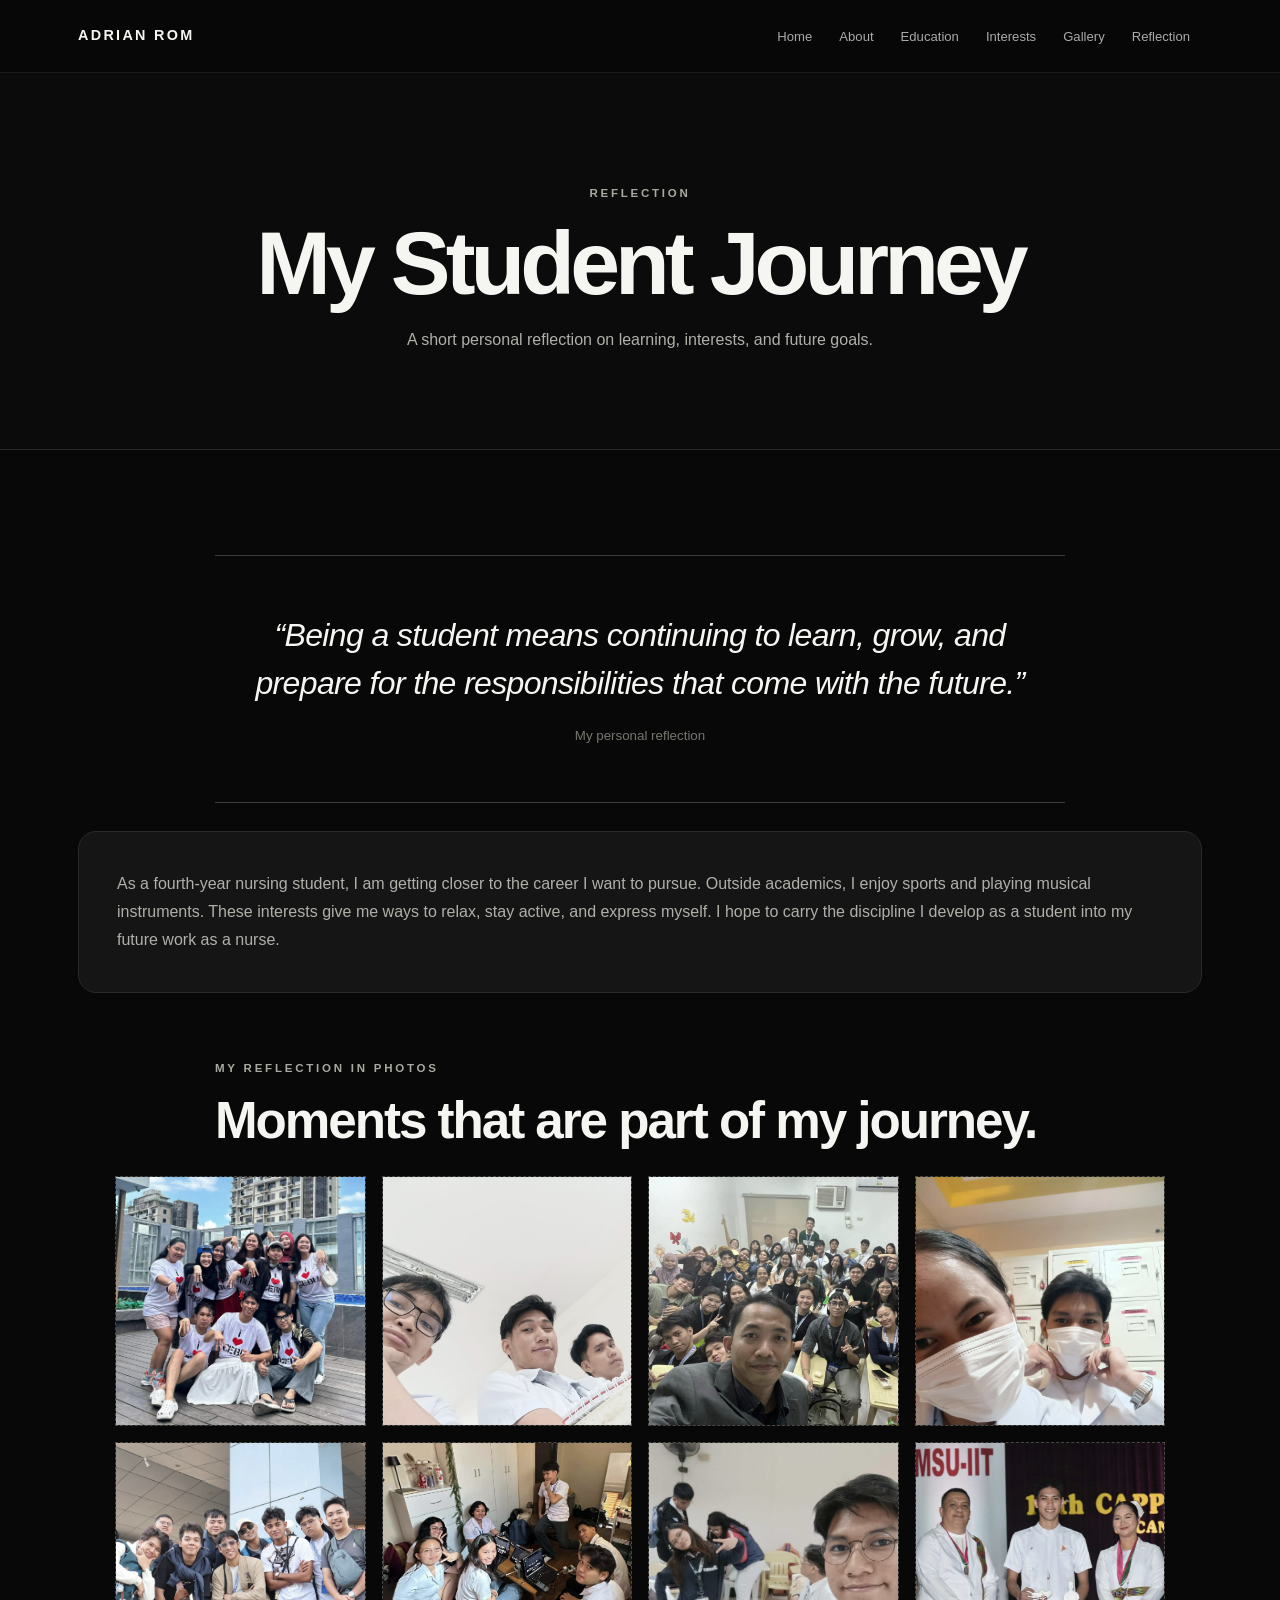
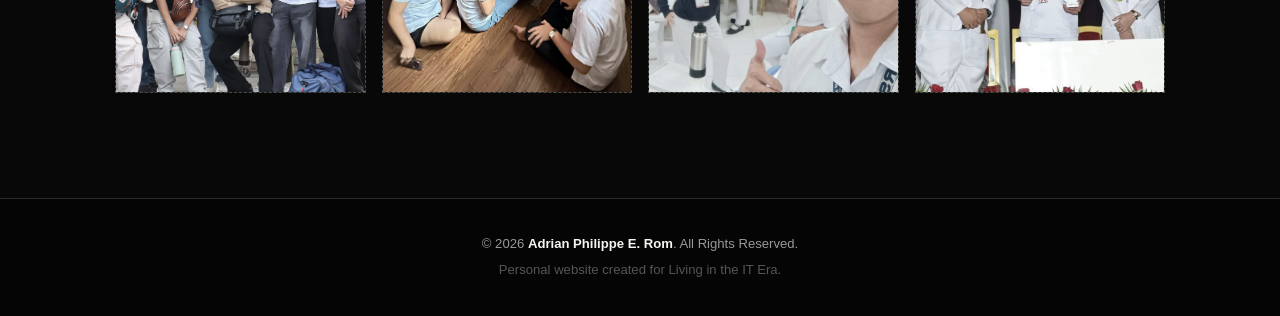
<file: testi.html>
<!DOCTYPE html>
<html lang="en">
<head>
  <meta charset="UTF-8">
  <meta name="viewport" content="width=device-width, initial-scale=1.0">
  <meta name="description" content="Personal website of Adrian Philippe E. Rom, a fourth-year nursing student.">
  <title>Reflection | Adrian Philippe E. Rom</title>
  <link rel="stylesheet" href="style.css">
</head>
<body>
<header class="site-header">
  <nav class="navbar" aria-label="Main navigation">
    <a class="logo" href="index.html">ADRIAN ROM</a>
    <ul class="nav-links">
      <li><a href="index.html">Home</a></li>
      <li><a href="about.html">About</a></li>
      <li><a href="resume.html">Education</a></li>
      <li><a href="services.html">Interests</a></li>
      <li><a href="gallery.html">Gallery</a></li>
      <li><a href="testi.html">Reflection</a></li>
    </ul>
  </nav>
</header>

<main>
<section class="page-hero">
  <p class="eyebrow">Reflection</p>
  <h1>My Student Journey</h1>
  <p>A short personal reflection on learning, interests, and future goals.</p>
</section>
<section class="section">
  <div class="quote">
    <p>“Being a student means continuing to learn, grow, and prepare for the responsibilities that come with the future.”</p>
    <small>My personal reflection</small>
  </div>
  <div style="height:28px"></div>
  <div class="info-card">
    <p>As a fourth-year nursing student, I am getting closer to the career I want to pursue. Outside academics, I enjoy sports and playing musical instruments. These interests give me ways to relax, stay active, and express myself. I hope to carry the discipline I develop as a student into my future work as a nurse.</p>
  </div>

  <div class="reflection-photos-heading">
    <p class="eyebrow">My Reflection in Photos</p>
    <h2>Moments that are part of my journey.</h2>
  </div>

  <div class="reflection-photo-grid" aria-label="Reflection photo gallery">
    <div class="reflection-photo-slot"><img src="PHOTOS/PHOTO 1.jpg" data-photo-fallback alt="Reflection photo 1"><span>PHOTO 1</span></div>
    <div class="reflection-photo-slot"><img src="PHOTOS/PHOTO 2.jpg" data-photo-fallback alt="Reflection photo 2"><span>PHOTO 2</span></div>
    <div class="reflection-photo-slot"><img src="PHOTOS/PHOTO 3.jpg" data-photo-fallback alt="Reflection photo 3"><span>PHOTO 3</span></div>
    <div class="reflection-photo-slot"><img src="PHOTOS/PHOTO 4.jpg" data-photo-fallback alt="Reflection photo 4"><span>PHOTO 4</span></div>
    <div class="reflection-photo-slot"><img src="PHOTOS/PHOTO 5.jpg" data-photo-fallback alt="Reflection photo 5"><span>PHOTO 5</span></div>
    <div class="reflection-photo-slot"><img src="PHOTOS/PHOTO 6.jpg" data-photo-fallback alt="Reflection photo 6"><span>PHOTO 6</span></div>
    <div class="reflection-photo-slot"><img src="PHOTOS/PHOTO 7.jpg" data-photo-fallback alt="Reflection photo 7"><span>PHOTO 7</span></div>
    <div class="reflection-photo-slot"><img src="PHOTOS/PHOTO 8.jpg" data-photo-fallback alt="Reflection photo 8"><span>PHOTO 8</span></div>
  </div>
</section>
</main>

<footer class="footer">
  <p>&copy; <span data-year></span> <strong>Adrian Philippe E. Rom</strong>. All Rights Reserved.</p>
  <p>Personal website created for Living in the IT Era.</p>
</footer>
<script src="script.js"></script>
</body>
</html>
</file>
<file: style.css>
:root {
  --black: #080808;
  --dark: #111111;
  --panel: #151515;
  --soft: #1d1d1d;
  --white: #f5f5f2;
  --gray: #b0b0aa;
  --muted: #777771;
  --line: #292929;
  --accent: #d8d6cc;
  --radius: 18px;
  --shadow: 0 22px 60px rgba(0,0,0,.38);
}

* {
  box-sizing: border-box;
  margin: 0;
  padding: 0;
}

html {
  scroll-behavior: smooth;
  background: var(--black);
}

body {
  font-family: Arial, Helvetica, sans-serif;
  color: var(--white);
  background: var(--black);
  line-height: 1.75;
}

a { color: inherit; }
img { max-width: 100%; display: block; }

.site-header {
  position: sticky;
  top: 0;
  z-index: 1000;
  background: rgba(8, 8, 8, .92);
  border-bottom: 1px solid rgba(255,255,255,.08);
  backdrop-filter: blur(16px);
}

.navbar {
  max-width: 1180px;
  min-height: 72px;
  margin: auto;
  padding: 0 28px;
  display: flex;
  align-items: center;
  justify-content: space-between;
  gap: 25px;
}

.logo {
  color: var(--white);
  text-decoration: none;
  font-size: .9rem;
  font-weight: 800;
  letter-spacing: .16em;
  white-space: nowrap;
}

.nav-links {
  list-style: none;
  display: flex;
  flex-wrap: wrap;
  justify-content: flex-end;
  gap: 3px;
}

.nav-links a {
  color: #aaa;
  text-decoration: none;
  padding: 9px 12px;
  border-radius: 8px;
  font-size: .82rem;
  transition: .25s ease;
}

.nav-links a:hover,
.nav-links a.active {
  color: var(--white);
  background: #1c1c1c;
}

.hero {
  min-height: calc(100vh - 72px);
  display: grid;
  place-items: center;
  padding: 80px 28px;
  background:
    linear-gradient(90deg, rgba(0,0,0,.82), rgba(0,0,0,.35)),
    url("PHOTOS/adrian-sunset.jpg") center/cover;
  background-attachment: fixed;
}

.hero-inner {
  width: 100%;
  max-width: 1180px;
  display: grid;
  grid-template-columns: 1fr .72fr;
  gap: 70px;
  align-items: center;
}

.eyebrow {
  color: #aaa9a1;
  font-size: .72rem;
  font-weight: 700;
  text-transform: uppercase;
  letter-spacing: .24em;
  margin-bottom: 16px;
}

.hero h1 {
  color: var(--white);
  font-size: clamp(3.2rem, 8vw, 7.2rem);
  font-weight: 700;
  letter-spacing: -.055em;
  line-height: .95;
  margin-bottom: 28px;
}

.hero h1 span {
  color: #aaa9a1;
}

.hero p {
  max-width: 610px;
  color: #d0d0ca;
  font-size: 1rem;
}

.hero-card {
  padding: 8px;
  background: rgba(255,255,255,.07);
  border: 1px solid rgba(255,255,255,.15);
  box-shadow: var(--shadow);
  transform: rotate(1deg);
}

.hero-card img {
  width: 100%;
  height: 520px;
  object-fit: cover;
  filter: saturate(.75);
}

.buttons {
  display: flex;
  flex-wrap: wrap;
  gap: 10px;
  margin-top: 30px;
}

.btn {
  display: inline-block;
  text-decoration: none;
  border: 1px solid #4a4a46;
  border-radius: 7px;
  padding: 10px 18px;
  font-size: .86rem;
  font-weight: 700;
  transition: .25s ease;
}

.btn:hover {
  transform: translateY(-2px);
  border-color: #999;
}

.btn-primary {
  background: var(--white);
  color: var(--black);
}

.btn-light {
  background: rgba(0,0,0,.35);
  color: var(--white);
}

.section {
  max-width: 1180px;
  margin: auto;
  padding: 105px 28px;
}

.section.alt {
  max-width: none;
  background: #0d0d0d;
  border-top: 1px solid var(--line);
  border-bottom: 1px solid var(--line);
}

.section-title {
  max-width: 720px;
  margin: 0 auto 55px;
  text-align: center;
}

.section-title h2 {
  color: var(--white);
  font-size: clamp(2.1rem, 5vw, 4rem);
  letter-spacing: -.04em;
  line-height: 1.05;
  margin-bottom: 16px;
}

.section-title p:last-child {
  color: var(--gray);
}

.about-grid {
  display: grid;
  grid-template-columns: .82fr 1.18fr;
  gap: 65px;
  align-items: center;
}

.about-photo {
  width: 100%;
  height: 600px;
  object-fit: cover;
  filter: grayscale(.25) saturate(.75);
  box-shadow: var(--shadow);
}

.info-card {
  background: var(--panel);
  border: 1px solid var(--line);
  border-radius: var(--radius);
  padding: 38px;
}

.info-card h2 {
  font-size: 2.1rem;
  letter-spacing: -.035em;
  margin-bottom: 15px;
}

.info-card > p:not(.eyebrow) {
  color: var(--gray);
}

.info-list {
  list-style: none;
  margin-top: 25px;
  display: grid;
  gap: 0;
}

.info-list li {
  padding: 13px 0;
  border-bottom: 1px solid var(--line);
  color: var(--gray);
}

.info-list strong {
  color: var(--white);
  margin-right: 6px;
}

.cards {
  display: grid;
  grid-template-columns: repeat(3, 1fr);
  gap: 18px;
}

.card {
  background: var(--panel);
  border: 1px solid var(--line);
  padding: 32px;
  border-radius: var(--radius);
  transition: transform .25s ease, border-color .25s ease;
}

.card:hover {
  transform: translateY(-5px);
  border-color: #555;
}

.card-icon {
  font-size: 1.5rem;
  margin-bottom: 20px;
  filter: grayscale(1);
}

.card h3 {
  color: var(--white);
  margin-bottom: 9px;
  font-size: 1.2rem;
}

.card p {
  color: var(--gray);
  font-size: .94rem;
}


/* Solo photo gallery */
.solo-photo-grid {
  max-width: 1050px;
  margin: 0 auto;
  display: grid;
  grid-template-columns: repeat(4, 1fr);
  gap: 16px;
}

.solo-photo-slot {
  position: relative;
  aspect-ratio: 1 / 1;
  overflow: hidden;
  display: grid;
  place-items: center;
  background: linear-gradient(145deg, #171715, #0d0d0c);
  border: 1px dashed #4a4a46;
  color: #777771;
  text-transform: uppercase;
  letter-spacing: .16em;
  font-size: .7rem;
  transition: border-color .25s ease, transform .25s ease, background .25s ease;
}

.solo-photo-slot img {
  width: 100%;
  height: 100%;
  display: block;
  object-fit: cover;
  filter: saturate(.78);
}

.solo-photo-slot span {
  position: absolute;
  inset: 0;
  display: grid;
  place-items: center;
  background: linear-gradient(145deg, #171715, #0d0d0c);
  pointer-events: none;
}

.solo-photo-slot img:not(.photo-slot-missing) + span {
  display: none;
}

.solo-photo-slot:hover {
  border-color: #777771;
  transform: translateY(-3px);
  background: #191917;
}

/* Personal photo slots for interests */
.interest-placeholder-image,
.friends-photo-slot,
.reflection-photo-slot {
  position: relative;
  overflow: hidden;
}

.interest-placeholder-image img,
.friends-photo-slot img,
.reflection-photo-slot img {
  width: 100%;
  height: 100%;
  display: block;
  object-fit: cover;
  filter: saturate(.78);
}

.interest-placeholder-image span,
.friends-photo-slot span,
.reflection-photo-slot span {
  position: absolute;
  inset: 0;
  display: grid;
  place-items: center;
  color: #777771;
  text-transform: uppercase;
  letter-spacing: .16em;
  font-size: .7rem;
  pointer-events: none;
  background: linear-gradient(145deg, #171715, #0d0d0c);
}

.interest-placeholder-image img:not(.photo-slot-missing) + span,
.friends-photo-slot img:not(.photo-slot-missing) + span,
.reflection-photo-slot img:not(.photo-slot-missing) + span {
  display: none;
}

.friends-photo-heading {
  max-width: 850px;
  margin: 65px auto 28px;
}

.friends-photo-heading h2 {
  color: var(--white);
  font-size: clamp(2rem, 4vw, 3.2rem);
  letter-spacing: -.04em;
  line-height: 1.05;
  margin-bottom: 14px;
}

.friends-photo-heading p:last-child {
  max-width: 650px;
  color: var(--gray);
}

.friends-photo-grid {
  max-width: 1050px;
  margin: 0 auto;
  display: grid;
  grid-template-columns: repeat(4, 1fr);
  gap: 16px;
}

.friends-photo-slot {
  aspect-ratio: 1 / 1;
  background: #0d0d0d;
  border: 1px dashed #4a4a46;
}

.friends-photo-slot:hover {
  border-color: #777771;
  transform: translateY(-3px);
}

.photo-slot-missing {
  display: none !important;
}

/* Hobbies & Interests */
.hobby-grid {
  display: grid;
  grid-template-columns: repeat(2, 1fr);
  gap: 20px;
  max-width: 980px;
  margin: 0 auto;
}

.photo-card {
  overflow: hidden;
  background: var(--panel);
  border: 1px solid var(--line);
  border-radius: var(--radius);
  transition: transform .25s ease, border-color .25s ease;
}

.photo-card:hover {
  transform: translateY(-5px);
  border-color: #555;
}

.photo-card-image {
  height: 390px;
  overflow: hidden;
  background: #0d0d0d;
}

.photo-card-image img {
  width: 100%;
  height: 100%;
  object-fit: cover;
  filter: saturate(.78);
  transition: transform .45s ease, filter .45s ease;
}

.photo-card:first-child .photo-card-image img {
  object-position: center 35%;
}

.photo-card:hover .photo-card-image img {
  transform: scale(1.035);
  filter: saturate(1);
}

.photo-card-content {
  padding: 30px;
}

.photo-card-content .card-icon {
  margin-bottom: 12px;
}

.interest-feature {
  max-width: 980px;
  margin: auto;
  display: grid;
  grid-template-columns: 1.05fr .95fr;
  background: var(--panel);
  border: 1px solid var(--line);
  border-radius: var(--radius);
  overflow: hidden;
}

.interest-photo {
  min-height: 480px;
}

.interest-photo img {
  width: 100%;
  height: 100%;
  min-height: 480px;
  object-fit: cover;
  object-position: center;
  filter: saturate(.78);
}

.interest-content {
  padding: 45px;
  align-self: center;
}

.interest-content h3 {
  color: var(--white);
  font-size: 1.8rem;
  margin-bottom: 14px;
}

.interest-content p {
  color: var(--gray);
  font-size: .96rem;
}

.interest-content p + p {
  margin-top: 16px;
}

.timeline {
  max-width: 850px;
  margin: auto;
  display: grid;
  gap: 14px;
}

.timeline-item {
  background: var(--panel);
  border: 1px solid var(--line);
  padding: 30px 34px;
  border-radius: var(--radius);
}

.timeline-item .date {
  color: #aaa9a1;
  font-size: .7rem;
  font-weight: 700;
  text-transform: uppercase;
  letter-spacing: .2em;
}

.timeline-item h3 {
  color: var(--white);
  margin: 5px 0 7px;
  font-size: 1.25rem;
}

.timeline-item p {
  color: var(--gray);
}

.gallery {
  display: grid;
  grid-template-columns: repeat(12, 1fr);
  gap: 16px;
}

.gallery figure {
  grid-column: span 6;
  overflow: hidden;
  background: var(--panel);
  border: 1px solid var(--line);
}

.gallery figure:nth-child(1) {
  grid-column: span 7;
}

.gallery figure:nth-child(2) {
  grid-column: span 5;
}

.gallery figure:nth-child(3) {
  grid-column: span 5;
}

.gallery figure:nth-child(4) {
  grid-column: span 7;
}

.gallery img {
  width: 100%;
  height: 420px;
  object-fit: cover;
  filter: saturate(.72);
  transition: transform .45s ease, filter .45s ease;
}

.gallery figure:hover img {
  transform: scale(1.035);
  filter: saturate(1);
}

.gallery figcaption {
  padding: 14px 17px;
  color: var(--muted);
  font-size: .82rem;
}

.quote {
  max-width: 850px;
  margin: auto;
  padding: 55px 35px;
  text-align: center;
  border-top: 1px solid #3a3a38;
  border-bottom: 1px solid #3a3a38;
}

.quote p {
  font-size: clamp(1.25rem, 3vw, 2rem);
  line-height: 1.5;
  color: var(--white);
  font-style: italic;
  letter-spacing: -.02em;
}

.quote small {
  display: block;
  margin-top: 17px;
  color: var(--muted);
}

.contact-box {
  max-width: 780px;
  margin: auto;
  background: var(--panel);
  border: 1px solid var(--line);
  padding: 40px;
  border-radius: var(--radius);
}

.contact-box h2 {
  font-size: 2rem;
  margin-bottom: 8px;
}

.contact-box > p:not(.eyebrow):not(.form-message) {
  color: var(--gray);
}

.form-grid {
  display: grid;
  gap: 17px;
  margin-top: 25px;
}

label {
  color: var(--white);
  font-size: .86rem;
  font-weight: 700;
}

input,
textarea {
  width: 100%;
  padding: 13px 14px;
  margin-top: 7px;
  background: #0d0d0d;
  color: var(--white);
  border: 1px solid #333;
  border-radius: 8px;
  font: inherit;
}

input:focus,
textarea:focus {
  outline: none;
  border-color: #999;
}

textarea {
  min-height: 140px;
  resize: vertical;
}

.form-message {
  min-height: 1.5em;
  margin-top: 13px;
  color: #c9c7bd;
  font-size: .9rem;
}

.footer {
  background: #050505;
  color: #999;
  text-align: center;
  padding: 34px 20px;
  border-top: 1px solid var(--line);
  font-size: .82rem;
}

.footer strong { color: var(--white); }
.footer p + p { margin-top: 3px; color: #555; }

.page-hero {
  background: #0b0b0b;
  color: var(--white);
  padding: 110px 28px 95px;
  text-align: center;
  border-bottom: 1px solid var(--line);
}

.reflection-photos-heading {
  max-width: 850px;
  margin: 65px auto 28px;
}

.reflection-photos-heading h2 {
  color: var(--white);
  font-size: clamp(2rem, 4vw, 3.2rem);
  letter-spacing: -.04em;
  line-height: 1.05;
  margin-bottom: 14px;
}

.reflection-photos-heading > p:last-child {
  max-width: 650px;
  color: var(--gray);
}

.reflection-photo-grid {
  max-width: 1050px;
  margin: 0 auto;
  display: grid;
  grid-template-columns: repeat(4, 1fr);
  gap: 16px;
}

.reflection-photo-slot {
  aspect-ratio: 1 / 1;
  display: grid;
  place-items: center;
  background: linear-gradient(145deg, #171715, #0d0d0c);
  border: 1px dashed #4a4a46;
  color: #777771;
  text-transform: uppercase;
  letter-spacing: .16em;
  font-size: .7rem;
  transition: border-color .25s ease, transform .25s ease, background .25s ease;
}

.reflection-photo-slot:hover {
  border-color: #777771;
  background: #191917;
  transform: translateY(-3px);
}

.page-hero h1 {
  font-size: clamp(2.8rem, 7vw, 5.7rem);
  letter-spacing: -.055em;
  line-height: 1;
}

.page-hero p:last-child {
  max-width: 650px;
  margin: 17px auto 0;
  color: var(--gray);
}

@media (max-width: 900px) {
  .hero-inner,
  .about-grid {
    grid-template-columns: 1fr;
  }

  .hero-card {
    max-width: 550px;
    margin: auto;
  }

  .cards {
    grid-template-columns: 1fr 1fr;
  }

  .gallery figure,
  .gallery figure:nth-child(n) {
    grid-column: span 6;
  }
}

@media (max-width: 650px) {
  .navbar {
    padding: 12px 16px;
    flex-direction: column;
    align-items: flex-start;
  }

  .nav-links {
    width: 100%;
    justify-content: flex-start;
  }

  .nav-links a {
    padding: 7px 8px;
    font-size: .76rem;
  }

  .hero {
    min-height: auto;
    padding: 75px 18px;
    background-attachment: scroll;
  }

  .hero h1 {
    font-size: clamp(3rem, 17vw, 5rem);
  }

  .hero-card img {
    height: 420px;
  }

  .section {
    padding: 75px 18px;
  }

  .cards {
    grid-template-columns: 1fr;
  }

  .hobby-grid,
  .interest-feature {
    grid-template-columns: 1fr;
  }

  .photo-card-image {
    height: 360px;
  }

  .interest-photo,
  .interest-photo img {
    min-height: 400px;
    height: 400px;
  }

  .interest-content {
    padding: 32px 27px;
  }

  .about-photo {
    height: 450px;
  }

  .info-card,
  .contact-box {
    padding: 27px;
  }

  .gallery {
    display: grid;
    grid-template-columns: 1fr;
  }

  .gallery figure,
  .gallery figure:nth-child(n) {
    grid-column: 1;
  }

  .gallery img {
    height: 380px;
  }

  .page-hero {
    padding: 85px 18px 75px;
  }

  .reflection-photo-grid,
  .friends-photo-grid,
  .solo-photo-grid {
    grid-template-columns: 1fr 1fr;
  }

  .reflection-photos-heading {
    margin-top: 55px;
  }
}

/* Education with personal photographs */
.education-grid {
  max-width: 1050px;
  margin: auto;
  display: grid;
  gap: 22px;
}

.education-card {
  display: grid;
  grid-template-columns: 360px 1fr;
  min-height: 270px;
  background: var(--panel);
  border: 1px solid var(--line);
  border-radius: var(--radius);
  overflow: hidden;
  transition: transform .25s ease, border-color .25s ease;
}

.education-card:hover {
  transform: translateY(-4px);
  border-color: #555;
}

.education-photo {
  min-height: 270px;
  overflow: hidden;
  background: #0d0d0d;
}

.education-photo img {
  width: 100%;
  height: 100%;
  object-fit: cover;
  filter: saturate(.78);
  transition: transform .45s ease, filter .45s ease;
}

.education-card:hover .education-photo img {
  transform: scale(1.035);
  filter: saturate(1);
}

.education-card:nth-child(1) .education-photo img {
  object-position: center;
}

.education-card:nth-child(2) .education-photo img {
  object-position: center 58%;
}

.education-card:nth-child(3) .education-photo img {
  object-position: center 45%;
}

.education-content {
  padding: 34px 38px;
  align-self: center;
}

.education-content .date {
  color: #aaa9a1;
  font-size: .7rem;
  font-weight: 700;
  text-transform: uppercase;
  letter-spacing: .2em;
  margin-bottom: 5px;
}

.education-content h3 {
  color: var(--white);
  margin-bottom: 10px;
  font-size: 1.35rem;
  line-height: 1.35;
}

.education-content p {
  color: var(--gray);
}

@media (max-width: 780px) {
  .education-card {
    grid-template-columns: 1fr;
  }

  .education-photo {
    min-height: 320px;
  }

  .education-content {
    padding: 28px;
  }
}

/* Persistent background music controls */
.music-bar {
  position: fixed;
  right: 24px;
  bottom: 22px;
  z-index: 10000;
  display: flex;
  align-items: center;
  gap: 10px;
  padding: 8px 10px 8px 8px;
  background: rgba(12, 12, 12, .88);
  border: 1px solid rgba(255,255,255,.16);
  border-radius: 999px;
  box-shadow: 0 10px 30px rgba(0,0,0,.3);
  backdrop-filter: blur(12px);
}

.music-bar button {
  border: 1px solid rgba(255,255,255,.2);
  border-radius: 999px;
  background: rgba(255,255,255,.08);
  color: #fff;
  padding: 9px 14px;
  font: inherit;
  font-size: .82rem;
  cursor: pointer;
  transition: background .2s ease, transform .2s ease;
}

.music-bar button:hover {
  background: rgba(255,255,255,.16);
  transform: translateY(-1px);
}

.music-bar span {
  color: #aaa;
  font-size: .72rem;
  padding-right: 5px;
  white-space: nowrap;
}

.page-frame {
  width: 100%;
  min-height: 500px;
  margin: 0;
  padding: 0;
}

#pageFrame {
  display: block;
  width: 100%;
  min-height: 500px;
  height: 700px;
  border: 0;
  background: var(--black, #000);
  overflow: hidden;
}

.site-shell > .footer {
  margin-top: 0;
}

.nav-links a.active {
  color: #fff;
}

/* When a page is shown inside the persistent shell, hide its duplicate chrome. */
.embedded-page .site-header,
.embedded-page .footer {
  display: none;
}

.embedded-page main {
  min-height: 0;
}

.embedded-page {
  overflow-x: hidden;
}

@media (max-width: 650px) {
  .music-bar {
    right: 12px;
    bottom: 12px;
  }

  .music-bar span {
    display: none;
  }
}
</file>
